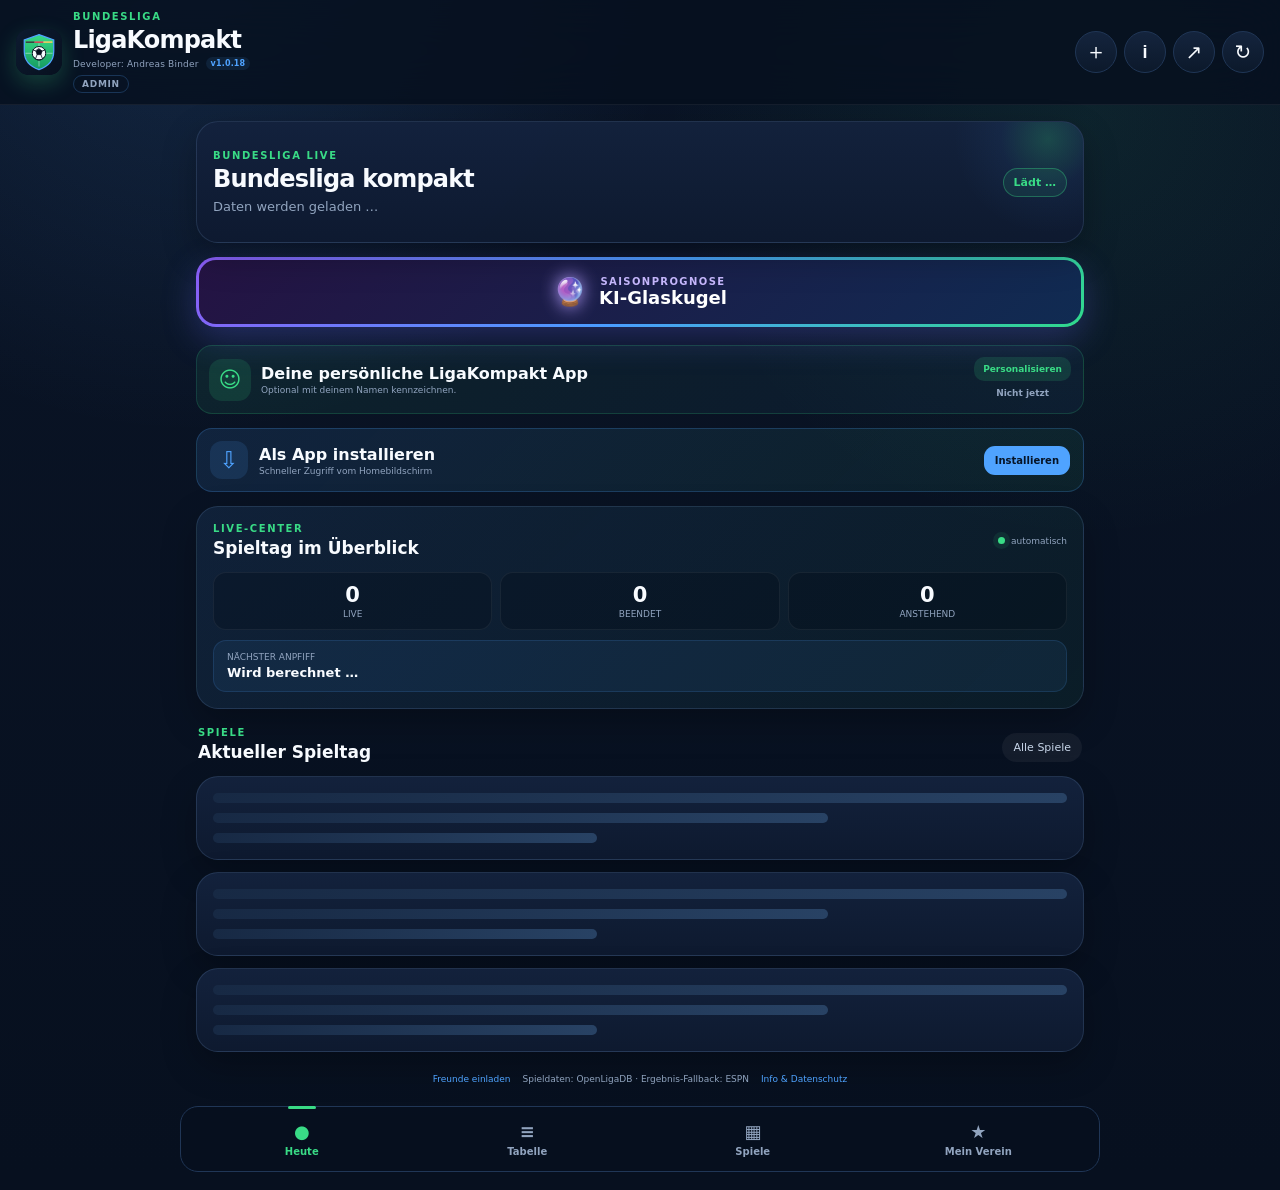
<file: index.html>
<!doctype html>
<html lang="de">
<head>
  <meta charset="utf-8">
  <meta name="viewport" content="width=device-width,initial-scale=1,viewport-fit=cover">
  <meta name="theme-color" content="#07101f">
  <meta name="apple-mobile-web-app-capable" content="yes">
  <meta name="apple-mobile-web-app-status-bar-style" content="black-translucent">
  <meta name="apple-mobile-web-app-title" content="LigaKompakt">
  <meta name="description" content="Bundesliga-Ergebnisse, Tabelle und dein Lieblingsverein auf einen Blick.">
  <title>LigaKompakt · Bundesliga Live</title>
  <link rel="manifest" href="manifest.webmanifest">
  <link rel="icon" href="icon.svg" type="image/svg+xml">
  <link rel="apple-touch-icon" href="apple-touch-icon.png">
  <link rel="stylesheet" href="styles.css?v=1.0.0-fix1">
</head>
<body>
  <div class="app-shell">
    <header class="topbar">
      <div class="brand-wrap"><img class="brand-icon" src="icon.svg" alt=""><div><div class="eyebrow">Bundesliga</div><h1>LigaKompakt</h1><div class="developer-line"><span>Developer: Andreas Binder</span><b>v1.0.18</b></div><div id="personalHeader" class="personal-header hidden"></div><a href="admin.html" aria-label="Adminbereich öffnen" style="display:inline-block;margin-top:5px;padding:3px 8px;border:1px solid rgba(79,163,255,.24);border-radius:999px;color:var(--muted);font-size:9px;font-weight:800;letter-spacing:.08em;text-decoration:none;text-transform:uppercase">Admin</a></div></div>
      <div class="topbar-actions"><a class="icon-btn invite-icon-btn" href="einladen.html" aria-label="Freunde einladen">＋</a><a class="icon-btn info-btn" href="info.html" aria-label="Info und Datenschutz">i</a><button id="shareAppBtn" class="icon-btn" aria-label="App teilen">↗</button><button id="refreshBtn" class="icon-btn" aria-label="Daten aktualisieren">↻</button></div>
    </header>
    <div id="networkBanner" class="network-banner hidden">Offline – gespeicherte Daten werden angezeigt</div>
    <main>
      <section id="today" class="view active">
        <div class="hero card hero-premium"><div><div class="eyebrow">BUNDESLIGA LIVE</div><h2 id="todayTitle">Bundesliga kompakt</h2><p id="todaySub">Daten werden geladen …</p></div><div id="liveDot" class="status">Lädt …</div></div>
        <div id="profileSuggestion" class="profile-suggestion hidden"><span class="profile-icon">☺</span><span><strong>Deine persönliche LigaKompakt App</strong><small>Optional mit deinem Namen kennzeichnen.</small></span><div><button id="openProfileSuggestion">Personalisieren</button><button id="dismissProfileSuggestion" class="suggestion-later">Nicht jetzt</button></div></div>
        <div id="installCard" class="install-card hidden"><span class="install-icon">⇩</span><span><strong>Als App installieren</strong><small>Schneller Zugriff vom Homebildschirm</small></span><button id="installAction">Installieren</button></div>
        <div id="liveCenter" class="card live-center"><div class="live-center-head"><div><div class="eyebrow">LIVE-CENTER</div><h3>Spieltag im Überblick</h3></div><span class="auto-refresh"><i></i> automatisch</span></div><div class="live-metrics"><div><strong id="liveCount">0</strong><span>Live</span></div><div><strong id="finishedCount">0</strong><span>Beendet</span></div><div><strong id="upcomingCount">0</strong><span>Anstehend</span></div></div><div id="nextKickoff" class="next-kickoff"><span>Nächster Anpfiff</span><strong>Wird berechnet …</strong></div></div>
        <div id="favoriteHero"></div>
        <div class="section-head compact"><div><div class="eyebrow">SPIELE</div><h3>Aktueller Spieltag</h3></div><button class="ghost-btn" data-goto="fixtures">Alle Spiele</button></div><div id="todayMatches" class="stack"></div>
      </section>
      <section id="table" class="view"><div class="section-head"><div><div class="eyebrow">BUNDESLIGA</div><h2>Tabelle</h2></div></div><div class="legend-row"><span><i class="dot fav"></i>Mein Verein</span><span><i class="dot cl"></i>Champions League</span><span><i class="dot rel"></i>Abstieg</span></div><div class="table-wrap card"><table><thead><tr><th>#</th><th>Verein</th><th>Sp</th><th class="wide-col">S</th><th class="wide-col">U</th><th class="wide-col">N</th><th>TF</th><th>TA</th><th>TD</th><th>Pkt</th></tr></thead><tbody id="tableBody"></tbody></table></div><div class="section-head compact"><div><div class="eyebrow">DIREKTVERGLEICH</div><h3>Verein gegen Verein</h3></div></div><div class="card compare-controls"><div><label for="compareTeamA">Verein 1</label><select id="compareTeamA"></select></div><span class="versus">VS</span><div><label for="compareTeamB">Verein 2</label><select id="compareTeamB"></select></div><button id="compareBtn" class="primary-btn">Jetzt vergleichen</button></div><div id="comparisonResult"></div>
        <section id="topscorerSection" aria-labelledby="topscorerTitle" style="margin-top:24px">
          <div class="section-head compact"><div><div class="eyebrow">SPIELERSTATISTIK · 2026/27</div><h3 id="topscorerTitle">Topscorer – Tore & Vorlagen</h3></div></div>
          <div class="table-wrap card" style="overflow-x:auto"><table style="width:100%;min-width:320px"><thead><tr><th>#</th><th>Spieler</th><th>Tore</th><th>Vorlagen</th><th>Punkte</th></tr></thead><tbody id="topscorerBody"><tr><td colspan="5">Scorerstatistik wird geladen …</td></tr></tbody></table></div>
          <p id="topscorerStatus" class="muted" style="font-size:12px;margin-top:8px">DFB-Scorerstatistik wird geladen …</p>
          <a href="https://datencenter.dfb.de/datencenter/ranglisten/bundesliga/2026-27" target="_blank" rel="noopener noreferrer" style="font-size:12px">Aktuelle Scorerstatistik beim DFB ↗</a>
        </section></section>
      <section id="fixtures" class="view"><div class="section-head"><div><div class="eyebrow">SPIELE</div><h2 id="matchdayTitle">Aktueller Spieltag</h2></div></div><div class="matchday-stepper"><button id="previousMatchday" aria-label="Vorheriger Spieltag">‹</button><select id="matchdaySelect" aria-label="Spieltag"></select><button id="nextMatchday" aria-label="Nächster Spieltag">›</button></div><div id="tipReminder" class="tip-reminder card"><span id="tipReminderIcon">◎</span><div><strong id="tipReminderTitle">Tipps werden geprüft …</strong><small id="tipReminderText">Offene Spiele werden ermittelt.</small></div><button id="showUntipped">Jetzt tippen</button></div><div id="tipOverview" class="tip-overview card"><div><strong id="tipCount">0</strong><span>Tipps</span></div><div><strong id="tipExact">0</strong><span>Volltreffer</span></div><div><strong id="tipTrend">0</strong><span>Tendenz</span></div><div><strong id="tipPoints">0</strong><span>Punkte</span></div><span class="tip-overview-actions"><button id="shareMatchdayTips" disabled>↗ Spieltagstipps teilen</button><button id="seasonTipStats">◎ Saisonbilanz</button></span></div><div class="fixture-filters"><button class="active" data-fixture-filter="all">Alle</button><button data-fixture-filter="untipped">! Noch tippen</button><button data-fixture-filter="tipped">◎ Meine Tipps</button><button data-fixture-filter="favorite">★ Mein Verein</button><button data-fixture-filter="upcoming">Anstehend</button><button data-fixture-filter="finished">Beendet</button></div><div id="fixturesList" class="stack"></div></section>
      <section id="club" class="view"><div class="section-head"><div><div class="eyebrow">FAVORIT</div><h2>Mein Verein</h2></div><button id="openProfile" class="ghost-btn">☺ Profil</button></div><div class="card favorite-card"><label for="teamSelect">Lieblingsverein</label><select id="teamSelect"></select><p class="muted">Die Auswahl wird nur auf diesem Gerät gespeichert.</p></div><div class="card appearance-card"><div><span class="appearance-icon">Aa</span><div><strong>Darstellung</strong><p class="muted">Größere Schrift für bessere Lesbarkeit auf kleinen Displays.</p></div></div><button id="textSizeToggle" class="setting-toggle" type="button" aria-pressed="false"><span></span><b>Große Schrift aus</b></button></div><div class="card install-guide-card"><div class="install-guide-copy"><span>⇩</span><div><strong>Installationshilfe</strong><p class="muted">LigaKompakt auf dem Homebildschirm installieren.</p></div></div><div class="install-guide-actions"><button id="showIosInstall" class="ghost-btn"> iPhone &amp; iPad</button><button id="showAndroidInstall" class="ghost-btn">A Android</button></div><a href="einladen.html">Ausführliche Anleitung mit QR-Code öffnen</a></div><div class="card backup-card"><div class="backup-copy"><span>⇄</span><div><strong>Datensicherung</strong><p class="muted">Name, Lieblingsverein und Tipps sichern oder auf ein anderes Gerät übertragen.</p></div></div><div class="backup-actions"><button id="exportData" class="primary-btn compact-btn">Sicherung exportieren</button><button id="importData" class="ghost-btn">Sicherung importieren</button><input id="importDataFile" class="hidden" type="file" accept="application/json,.json"></div><p id="backupStatus" class="muted"></p></div><div class="card notification-card"><div class="notification-copy"><div class="notification-icon">🔔</div><div><strong>Spielalarm</strong><p id="notificationStatus" class="muted">Benachrichtigungen sind ausgeschaltet.</p></div></div><div class="notification-actions"><button id="notificationToggle" class="primary-btn compact-btn">Einschalten</button><button id="notificationTest" class="ghost-btn" disabled>Test senden</button></div></div><div id="clubHeader"></div><div id="clubContent"></div></section>
      <p id="updatedAt" class="updated-at" aria-live="polite"></p><footer class="app-footer"><a href="einladen.html">Freunde einladen</a><span>Spieldaten: OpenLigaDB</span><a href="info.html">Info &amp; Datenschutz</a></footer>
    </main>
    <nav class="bottom-nav"><button data-view="today" class="nav active"><span class="nav-ico">●</span>Heute</button><button data-view="table" class="nav"><span class="nav-ico">≡</span>Tabelle</button><button data-view="fixtures" class="nav"><span class="nav-ico">▦</span>Spiele</button><button data-view="club" class="nav"><span class="nav-ico">★</span>Mein Verein</button></nav>
  </div>
  <div id="onboarding" class="modal hidden"><div class="modal-card"><img class="onboarding-icon" src="icon.svg" alt=""><div class="eyebrow">WILLKOMMEN</div><h2>Dein Verein. Deine App.</h2><p>Wähle deinen Lieblingsverein.</p><select id="onboardingTeam"></select><button id="saveFavorite" class="primary-btn">Los geht's</button><button id="skipFavorite" class="text-btn">Später auswählen</button></div></div>
  <div id="installHelp" class="modal hidden"><div class="modal-card install-help"><div class="install-help-icon">⇩</div><div class="eyebrow">INSTALLATION</div><h2 id="installHelpTitle">LigaKompakt installieren</h2><p id="installHelpText"></p><button id="closeInstallHelp" class="primary-btn">Verstanden</button></div></div>
  <div id="profileModal" class="modal hidden"><div class="modal-card"><div class="profile-copy"><span class="profile-icon">☺</span><div><div class="eyebrow">OPTIONAL</div><h2>App personalisieren</h2></div></div><p id="profileStatus"></p><div class="profile-form"><input id="profileName" type="text" maxlength="40" autocomplete="name" placeholder="Dein Name"><button id="saveProfile" class="primary-btn compact-btn">Speichern</button></div><button id="deleteProfile" class="text-btn compact-text hidden">Namen entfernen</button><button id="closeProfile" class="text-btn">Schließen</button></div></div>
  <div id="seasonTipModal" class="modal hidden"><div class="modal-card season-tip-modal"><div class="eyebrow">MEINE TIPPS</div><h2>Saisonbilanz</h2><p id="seasonTipStatus">Die Ergebnisse werden geladen …</p><div class="season-tip-grid"><div><strong id="seasonTips">0</strong><span>Tipps</span></div><div><strong id="seasonExact">0</strong><span>Volltreffer</span></div><div><strong id="seasonTrend">0</strong><span>Tendenz</span></div><div><strong id="seasonPoints">0</strong><span>Punkte</span></div></div><div class="season-insights"><div><small>ERFOLGSQUOTE</small><strong id="seasonRate">–</strong></div><div><small>Ø PUNKTE PRO TIPP</small><strong id="seasonAverage">–</strong></div><div><small>BESTER SPIELTAG</small><strong id="seasonBest">–</strong></div></div><p class="season-tip-rule">Wertung: 3 Punkte für das exakte Ergebnis · 1 Punkt für die richtige Tendenz.</p><button id="closeSeasonTipStats" class="primary-btn">Schließen</button></div></div>
  <template id="matchTpl"><article class="match card"><div class="match-top"><div class="match-meta"></div><div class="match-state"></div></div><div class="team-row"><div class="team home"><img alt=""><span></span></div><div class="score-wrap"><div class="score"></div><div class="kickoff"></div></div><div class="team away"><span></span><img alt=""></div></div></article></template>
  <script src="usage-tracker.js?v=9"></script>
  <script src="app.js?v=1.0.18-build45"></script>
  <script src="table-enhancement.js?v=2"></script>
  <script src="score-fallback-stable-118.js?v=40"></script>
  <script src="tips-persistence.js?v=40"></script>
  <script src="share-fix.js?v=44"></script>
  <script src="h2h-per-match.js?v=10"></script>
  <script src="crystal-ball.js?v=45"></script>
  <script src="topscorer.js?v=32"></script>
  <script src="update-manager.js?v=45"></script>
</body>
</html>
</file>
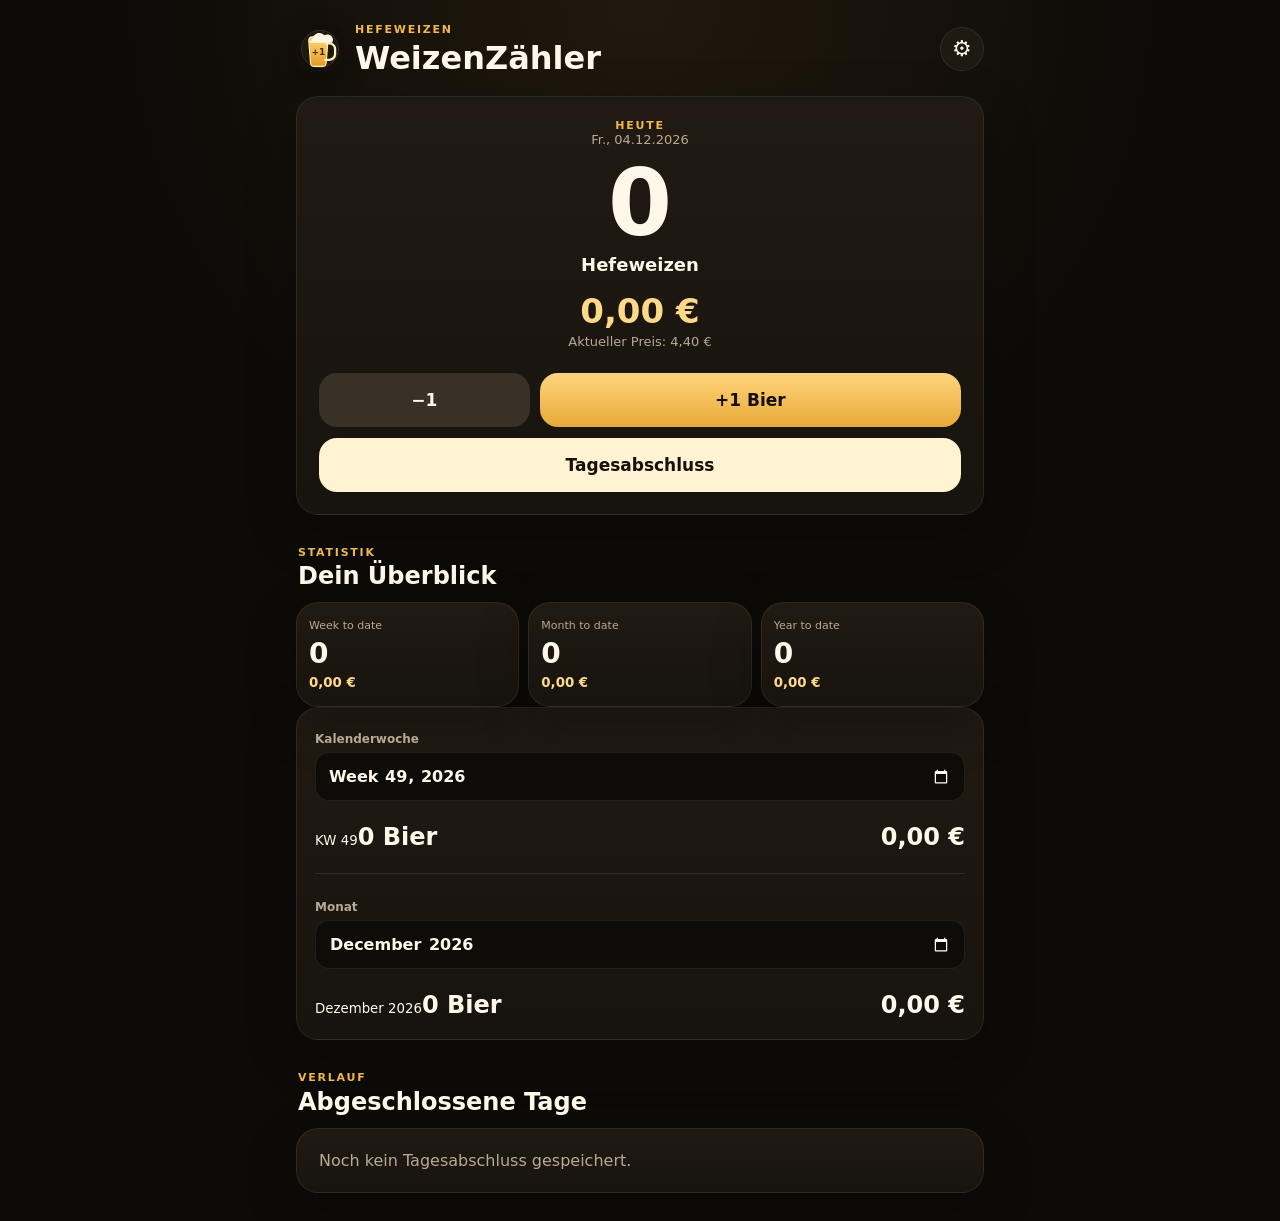
<file: weizenzaehler/index.html>
<!doctype html>
<html lang="de">
<head>
  <meta charset="utf-8">
  <meta name="viewport" content="width=device-width,initial-scale=1,viewport-fit=cover">
  <meta name="theme-color" content="#120f0a">
  <meta name="apple-mobile-web-app-capable" content="yes">
  <meta name="apple-mobile-web-app-status-bar-style" content="black-translucent">
  <meta name="apple-mobile-web-app-title" content="WeizenZähler">
  <title>WeizenZähler</title>
  <link rel="manifest" href="manifest.webmanifest">
  <link rel="icon" href="icon.svg" type="image/svg+xml">
  <link rel="apple-touch-icon" href="icon.svg">
  <link rel="stylesheet" href="styles.css?v=2">
</head>
<body>
  <main class="app">
    <header class="topbar">
      <div class="brand"><img src="icon.svg" alt=""><div><span class="eyebrow">HEFEWEIZEN</span><h1>WeizenZähler</h1></div></div>
      <button id="openSettings" class="icon-btn" aria-label="Einstellungen">⚙︎</button>
    </header>

    <section class="card today-card">
      <div class="eyebrow">HEUTE</div>
      <div id="todayDate" class="muted"></div>
      <div id="count" class="count">0</div>
      <div class="unit">Hefeweizen</div>
      <div id="runningTotal" class="money">0,00 €</div>
      <div id="currentPrice" class="muted">Aktueller Preis: 4,40 €</div>
      <div class="counter-actions"><button id="minusBtn" class="minus">−1</button><button id="plusBtn" class="plus">+1 Bier</button></div>
      <button id="closeDayBtn" class="close-day">Tagesabschluss</button>
    </section>

    <section id="lastClose" class="card hidden"></section>

    <section class="section-head"><div><span class="eyebrow">STATISTIK</span><h2>Dein Überblick</h2></div></section>
    <section class="stats-grid">
      <article class="card stat"><span>Week to date</span><strong id="wtdBeer">0</strong><small id="wtdCost">0,00 €</small></article>
      <article class="card stat"><span>Month to date</span><strong id="mtdBeer">0</strong><small id="mtdCost">0,00 €</small></article>
      <article class="card stat"><span>Year to date</span><strong id="ytdBeer">0</strong><small id="ytdCost">0,00 €</small></article>
    </section>

    <section class="card filters">
      <div><label for="weekSelect">Kalenderwoche</label><input id="weekSelect" type="week"></div>
      <div id="weekResult" class="period-result"></div><hr>
      <div><label for="monthSelect">Monat</label><input id="monthSelect" type="month"></div>
      <div id="monthResult" class="period-result"></div>
    </section>

    <section class="section-head"><div><span class="eyebrow">VERLAUF</span><h2>Abgeschlossene Tage</h2></div></section>
    <section id="history" class="card history"></section>
  </main>

  <div id="settingsModal" class="modal hidden">
    <div class="modal-card">
      <button id="closeSettings" class="modal-close">×</button>
      <div class="eyebrow">EINSTELLUNGEN</div>
      <h2>Bierpreis</h2>
      <p class="muted">Preisänderungen werden ab dem angegebenen Datum berücksichtigt. Alte Tagesabschlüsse bleiben unverändert.</p>
      <label for="priceInput">Neuer Preis pro Hefeweizen</label>
      <input id="priceInput" type="number" min="0" step="0.01" inputmode="decimal" value="4.40">
      <label for="priceFrom">Gültig ab</label>
      <input id="priceFrom" type="date">
      <button id="savePrice" class="primary">Preis speichern</button>
      <h3>Preishistorie</h3>
      <div id="priceHistory" class="price-history"></div>

      <div class="settings-divider"></div>
      <div class="eyebrow">DATENSICHERUNG</div>
      <h2>Sichern &amp; Wiederherstellen</h2>
      <p class="muted">Sichert Tagesverlauf, aktuellen Zähler und die komplette Preishistorie als JSON-Datei.</p>
      <div class="backup-actions"><button id="exportBackup" class="primary">Sicherung exportieren</button><button id="importBackup" class="secondary">Sicherung importieren</button></div>
      <input id="backupFile" class="hidden" type="file" accept="application/json,.json">
      <p id="backupStatus" class="muted backup-status"></p>
    </div>
  </div>

  <div id="confirmModal" class="modal hidden">
    <div class="modal-card small">
      <div class="eyebrow">TAGESABSCHLUSS</div>
      <h2 id="confirmTitle">Tag abschließen?</h2>
      <p id="confirmText"></p>
      <div class="confirm-actions"><button id="cancelClose">Abbrechen</button><button id="confirmClose" class="primary">Abschließen</button></div>
    </div>
  </div>

  <script src="app.js?v=2"></script>
</body>
</html>
</file>
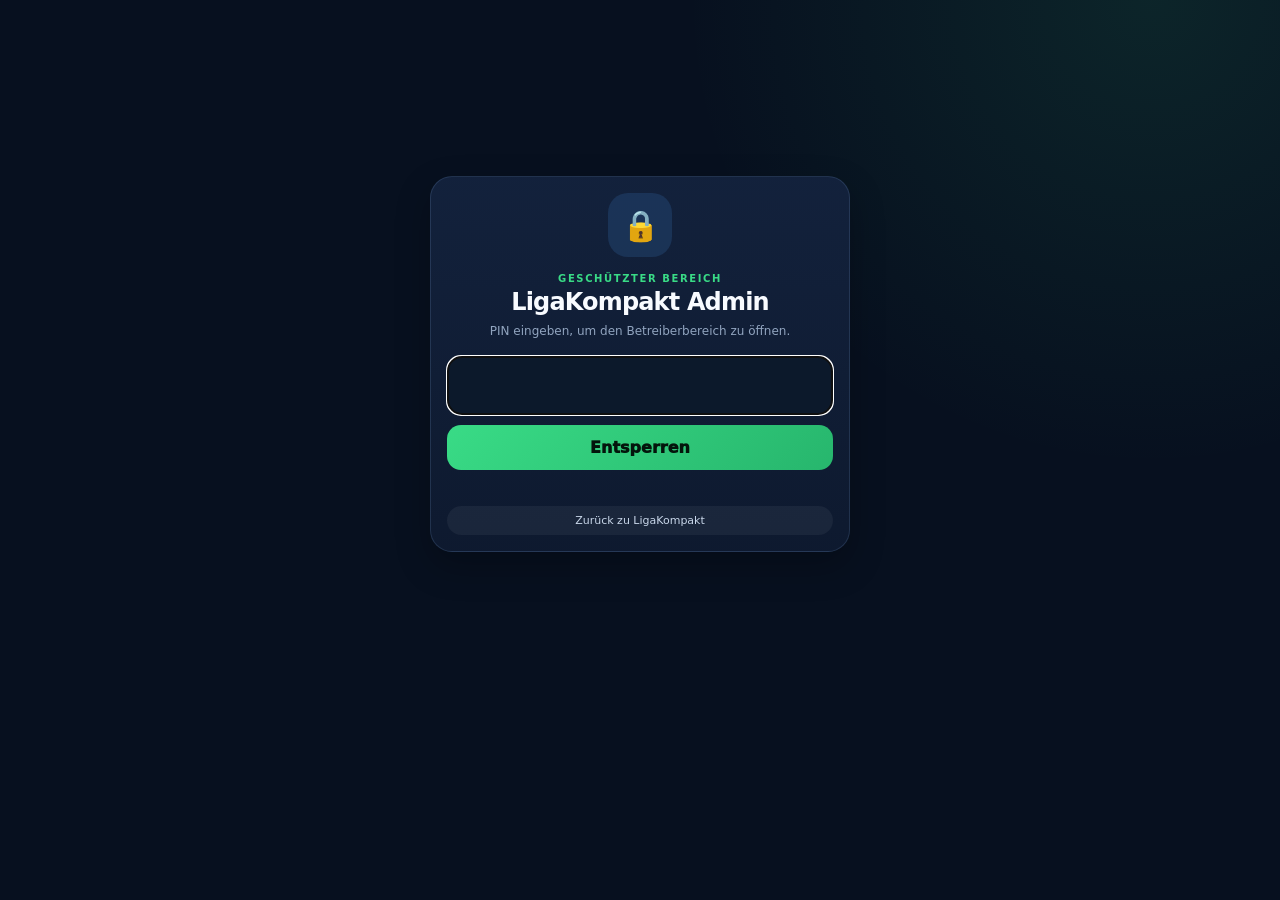
<file: admin.html>
<!doctype html>
<html lang="de">
<head>
  <meta charset="utf-8">
  <meta name="viewport" content="width=device-width,initial-scale=1,viewport-fit=cover">
  <meta name="theme-color" content="#07101f">
  <meta name="robots" content="noindex,nofollow">
  <meta name="description" content="Geschützter Betreiberbereich von LigaKompakt.">
  <title>Betreiberbereich · LigaKompakt</title>
  <link rel="icon" href="icon.svg" type="image/svg+xml">
  <link rel="apple-touch-icon" href="apple-touch-icon.png">
  <link rel="stylesheet" href="styles.css?v=1.0.0-fix1">
  <style>
    .admin-grid{display:grid;grid-template-columns:repeat(2,minmax(0,1fr));gap:12px;margin:14px 0}.admin-card{display:grid;gap:8px}.admin-card strong{font-size:24px}.admin-card small{color:var(--muted);line-height:1.4}.status-pill{display:inline-flex;align-items:center;gap:7px;width:max-content;padding:6px 10px;border-radius:99px;font-size:11px;font-weight:900;background:rgba(255,255,255,.06);color:var(--muted)}.status-pill.ok{background:rgba(57,219,134,.12);color:var(--accent)}.status-pill.bad{background:rgba(255,107,122,.12);color:var(--red)}.admin-actions{display:grid;gap:10px;margin-top:14px}.admin-actions a{text-align:center;text-decoration:none}.admin-features{margin-top:14px}.admin-feature-list{display:grid;gap:10px;margin-top:14px}.admin-feature-list a,.admin-feature-list button{display:flex;align-items:center;gap:12px;width:100%;text-align:left;text-decoration:none}.admin-feature-list span:first-child{display:grid;place-items:center;width:42px;height:42px;flex:0 0 42px;border-radius:13px;background:rgba(79,163,255,.14);font-size:21px}.admin-feature-list strong{display:block}.admin-feature-list small{display:block;margin-top:3px;color:var(--muted)}.wide{grid-column:1/-1}.source-row{display:flex;align-items:center;justify-content:space-between;gap:12px}.source-row b{font-size:13px}.source-row span{color:var(--muted);font-size:11px}.metric{font-size:34px!important;color:var(--accent)}
    #adminContent{display:none}.pin-gate{min-height:72vh;display:grid;place-items:center}.pin-card{width:min(100%,420px);text-align:center}.pin-icon{display:grid;place-items:center;width:64px;height:64px;margin:0 auto 16px;border-radius:20px;background:rgba(79,163,255,.14);font-size:30px}.pin-form{display:grid;gap:10px;margin-top:18px}.pin-form input{width:100%;text-align:center;font-size:26px;letter-spacing:.25em;border:1px solid var(--line);border-radius:14px;padding:13px;background:#0c192b;color:var(--text)}.pin-error{min-height:18px;color:var(--red);font-size:12px}.lock-btn{margin-top:4px}
    @media(max-width:520px){.admin-grid{grid-template-columns:1fr}.wide{grid-column:auto}}
  </style>
</head>
<body class="legal-page">
  <main class="legal-wrap">
    <section id="pinGate" class="pin-gate">
      <div class="card pin-card">
        <div class="pin-icon">🔒</div>
        <div class="eyebrow">GESCHÜTZTER BEREICH</div>
        <h1>LigaKompakt Admin</h1>
        <p class="muted" style="margin-top:8px">PIN eingeben, um den Betreiberbereich zu öffnen.</p>
        <form id="pinForm" class="pin-form">
          <input id="pinInput" type="password" inputmode="numeric" pattern="[0-9]*" maxlength="4" autocomplete="off" aria-label="Admin PIN">
          <button class="primary-btn" type="submit">Entsperren</button>
          <div id="pinError" class="pin-error"></div>
        </form>
        <a class="ghost-btn" href="index.html" style="display:block;text-decoration:none;margin-top:8px">Zurück zu LigaKompakt</a>
      </div>
    </section>

    <div id="adminContent">
      <a class="legal-back app-home-button" href="index.html" data-app-home>Zurück zu LigaKompakt</a>
      <header class="card legal-hero">
        <div class="eyebrow">BETREIBER</div>
        <h1>LigaKompakt Admin</h1>
        <p class="muted">Technischer Überblick für Andreas Binder</p>
      </header>
      <section class="admin-grid">
        <div class="card admin-card"><div class="eyebrow">VERSION</div><strong id="version">–</strong><small id="versionMeta">Versionsdaten werden geladen …</small></div>
        <div class="card admin-card"><div class="eyebrow">APP-STATUS</div><span id="appStatus" class="status-pill">● Prüfe …</span><small id="appStatusText">GitHub Pages und zentrale App-Dateien werden geprüft.</small></div>
        <div class="card admin-card"><div class="eyebrow">OPENLIGADB</div><span id="apiStatus" class="status-pill">● Prüfe …</span><small id="apiStatusText">Sportdaten-API wird getestet.</small></div>
        <div class="card admin-card"><div class="eyebrow">LETZTER DATENCHECK</div><strong id="lastCheck">–</strong><small>Letzter erfolgreicher Live-Test dieser Admin-Seite.</small></div>
        <div class="card admin-card"><div class="eyebrow">GEZÄHLTE GERÄTE</div><strong id="devices" class="metric">–</strong><small>Anonymer Näherungswert für bisherige Nutzer.</small></div>
        <div class="card admin-card"><div class="eyebrow">APP-AUFRUFE</div><strong id="opens" class="metric">–</strong><small>Seit Aktivierung der Nutzungsstatistik.</small></div>
        <div class="card admin-card wide"><div class="eyebrow">DATENQUELLEN</div><div class="source-row"><b>Spieldaten</b><span>OpenLigaDB · Bundesliga 2026/27</span></div><div class="source-row"><b>Hosting</b><span>GitHub Pages · main</span></div><div class="source-row"><b>Reichweite</b><span>CountAPI · anonym</span></div><div class="source-row"><b>PWA</b><span>Service Worker + Web Manifest</span></div></div>
      </section>
      <section class="card admin-features">
        <div class="eyebrow">ADMIN-FUNKTIONEN</div>
        <h2>Verwaltung</h2>
        <p class="muted">Nur nach erfolgreicher PIN-Eingabe sichtbar.</p>
        <div class="admin-feature-list">
          <a id="openOperatorStats" class="ghost-btn" href="statistik.html"><span>📊</span><span><strong>Nutzungsstatistik</strong><small>Geräte, App-Aufrufe und 30-Tage-Verlauf</small></span></a>
          <button id="refreshAdmin" class="ghost-btn" type="button"><span>🔄</span><span><strong>Systemstatus aktualisieren</strong><small>App, OpenLigaDB und Zähler erneut prüfen</small></span></button>
          <button id="lockAdmin" class="ghost-btn lock-btn" type="button"><span>🔒</span><span><strong>Betreiberbereich sperren</strong><small>PIN wird beim nächsten Öffnen erneut verlangt</small></span></button>
        </div>
      </section>
      <p id="status" class="muted" style="text-align:center;margin:12px 0">Status wird geladen …</p>
    </div>
  </main>
  <script>
    const PIN_HASH="c7c63acc2b79f8ae36746930b4ebfdef3aca62b8f7665682145ac26732be1137";
    const PIN_FAILURES_KEY="ligakompakt.adminPinFailures",PIN_LOCK_KEY="ligakompakt.adminPinLockUntil",PIN_LOCK_MS=10*60*1000;
    const COUNTER_BASE="https://countapi.mileshilliard.com/api/v1/get/ligakompakt_andreas_binder_2026_v2_";
    let unlocked=false,pinLockTimer=null;
    async function sha256(text){const data=new TextEncoder().encode(text);const hash=await crypto.subtle.digest("SHA-256",data);return [...new Uint8Array(hash)].map(b=>b.toString(16).padStart(2,"0")).join("")}
    function pinElements(){const form=document.getElementById("pinForm");return{input:document.getElementById("pinInput"),button:form.querySelector('button[type="submit"]'),error:document.getElementById("pinError")}}
    function pinLockRemaining(){return Math.max(0,Number(localStorage.getItem(PIN_LOCK_KEY)||0)-Date.now())}
    function formatRemaining(ms){const total=Math.max(1,Math.ceil(ms/1000)),minutes=Math.floor(total/60),seconds=total%60;return `${String(minutes).padStart(2,"0")}:${String(seconds).padStart(2,"0")}`}
    function updatePinLock(){clearTimeout(pinLockTimer);const elements=pinElements(),remaining=pinLockRemaining(),locked=remaining>0;elements.input.disabled=locked;elements.button.disabled=locked;if(locked){elements.error.textContent=`Zu viele falsche Versuche. Erneut möglich in ${formatRemaining(remaining)}.`;pinLockTimer=setTimeout(updatePinLock,1000)}else{localStorage.removeItem(PIN_LOCK_KEY);if(elements.error.textContent.startsWith("Zu viele falsche"))elements.error.textContent=""}return locked}
    function clearPinFailures(){localStorage.removeItem(PIN_FAILURES_KEY);localStorage.removeItem(PIN_LOCK_KEY);clearTimeout(pinLockTimer)}
    function registerPinFailure(){const attempts=Number(localStorage.getItem(PIN_FAILURES_KEY)||0)+1;localStorage.setItem(PIN_FAILURES_KEY,String(attempts));const elements=pinElements();if(attempts>=3){localStorage.setItem(PIN_LOCK_KEY,String(Date.now()+PIN_LOCK_MS));elements.input.value="";updatePinLock()}else{const left=3-attempts;elements.error.textContent=`PIN nicht korrekt. Noch ${left} ${left===1?"Versuch":"Versuche"} bis zur 10-Minuten-Sperre.`;elements.input.value="";elements.input.focus()}}
    function lock(){unlocked=false;document.getElementById("adminContent").style.display="none";document.getElementById("pinGate").style.display="grid";document.getElementById("pinInput").value="";setTimeout(()=>{if(!updatePinLock())document.getElementById("pinInput").focus()},50)}
    async function unlock(pin){if(await sha256(pin)!==PIN_HASH)return false;unlocked=true;document.getElementById("pinGate").style.display="none";document.getElementById("adminContent").style.display="block";loadAdmin();return true}
    document.getElementById("pinForm").addEventListener("submit",async e=>{e.preventDefault();if(updatePinLock())return;const ok=await unlock(document.getElementById("pinInput").value);if(ok){clearPinFailures();document.getElementById("pinError").textContent=""}else registerPinFailure()});
    document.getElementById("lockAdmin").addEventListener("click",lock);
    document.getElementById("openOperatorStats").addEventListener("click",event=>{if(!unlocked){event.preventDefault();return}sessionStorage.setItem("ligakompakt.operatorStatsTicket",String(Date.now()))});
    window.addEventListener("pageshow",e=>{if(e.persisted)lock()});
    document.addEventListener("visibilitychange",()=>{if(document.hidden&&unlocked)setTimeout(()=>{if(document.hidden)lock()},1500)});
    const valueOf=data=>{if(typeof data==="number")return data;if(!data||typeof data!=="object")return null;for(const key of ["count","value","data"]){const v=data[key];if(typeof v==="number")return v;if(v&&typeof v==="object")for(const n of ["count","value"]){if(typeof v[n]==="number")return v[n]}}return null};
    async function getJson(url,opts={}){const r=await fetch(url,{cache:"no-store",...opts});if(r.status===404)return {value:0};if(!r.ok)throw new Error(`HTTP ${r.status}`);return r.json()}
    async function checkHead(url){const r=await fetch(url,{cache:"no-store"});if(!r.ok)throw new Error(`HTTP ${r.status}`);return true}
    function pill(id,ok,text){const el=document.getElementById(id);el.className=`status-pill ${ok?"ok":"bad"}`;el.textContent=`● ${text}`}
    async function loadAdmin(){if(!unlocked)return;const status=document.getElementById("status");status.textContent="Status wird geprüft …";let allOk=true;try{const v=await getJson(`version.json?t=${Date.now()}`);document.getElementById("version").textContent=`v${v.version||"–"}`;document.getElementById("versionMeta").textContent=`${v.status||""} · veröffentlicht ${v.released||"–"}`}catch{document.getElementById("versionMeta").textContent="Versionsdatei nicht erreichbar";allOk=false}try{await Promise.all([checkHead(`index.html?t=${Date.now()}`),checkHead(`app.js?t=${Date.now()}`),checkHead(`manifest.webmanifest?t=${Date.now()}`)]);pill("appStatus",true,"ONLINE");document.getElementById("appStatusText").textContent="Startseite, App-Code und Manifest sind erreichbar."}catch{pill("appStatus",false,"FEHLER");document.getElementById("appStatusText").textContent="Mindestens eine zentrale App-Datei ist nicht erreichbar.";allOk=false}try{const data=await getJson("https://api.openligadb.de/getmatchdata/bl1/2026/1",{mode:"cors"});if(!Array.isArray(data))throw new Error("invalid");pill("apiStatus",true,"ERREICHBAR");document.getElementById("apiStatusText").textContent=`OpenLigaDB antwortet · ${data.length} Spiele im Testabruf.`;document.getElementById("lastCheck").textContent=new Date().toLocaleTimeString("de-DE",{hour:"2-digit",minute:"2-digit",second:"2-digit"})}catch{pill("apiStatus",false,"NICHT ERREICHBAR");document.getElementById("apiStatusText").textContent="OpenLigaDB konnte gerade nicht erfolgreich abgefragt werden.";allOk=false}try{const [d,o]=await Promise.all([getJson(`${COUNTER_BASE}unique_devices`,{mode:"cors"}),getJson(`${COUNTER_BASE}app_opens`,{mode:"cors"})]);document.getElementById("devices").textContent=valueOf(d)??"0";document.getElementById("opens").textContent=valueOf(o)??"0"}catch{document.getElementById("devices").textContent="–";document.getElementById("opens").textContent="–"}status.textContent=allOk?`Alles betriebsbereit · geprüft ${new Date().toLocaleString("de-DE")}`:`Mindestens ein Dienst meldet ein Problem · geprüft ${new Date().toLocaleString("de-DE")}`}
    document.getElementById("refreshAdmin").addEventListener("click",loadAdmin);
    document.querySelectorAll("[data-app-home]").forEach(link=>link.addEventListener("click",event=>{event.preventDefault();lock();location.replace(`index.html?t=${Date.now()}`)}));
    lock();
  </script>
</body>
</html>
</file>
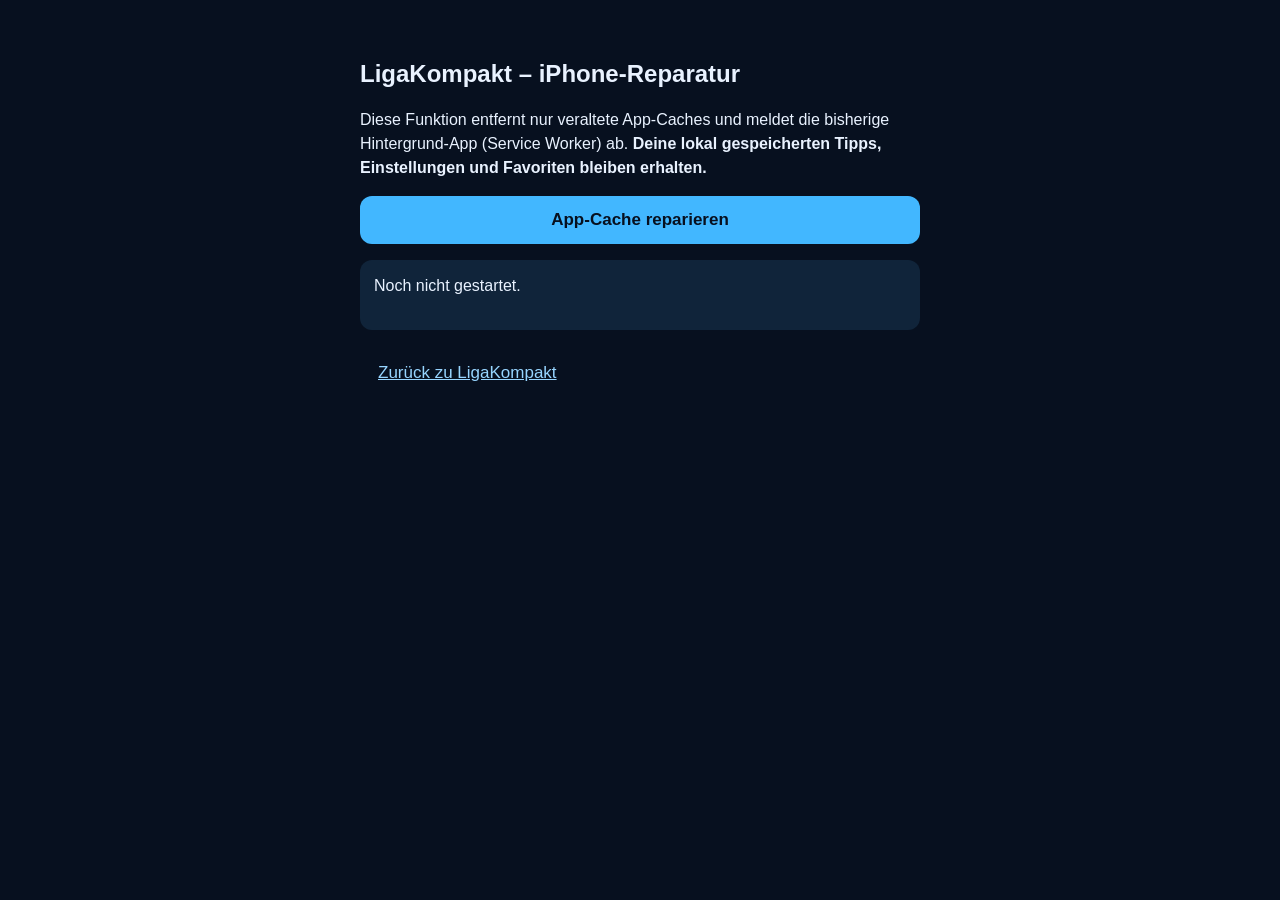
<file: cache-reparatur.html>
<!doctype html>
<html lang="de"><head><meta charset="utf-8"><meta name="viewport" content="width=device-width, initial-scale=1, viewport-fit=cover"><meta name="theme-color" content="#07101f"><title>LigaKompakt – Cache-Reparatur</title>
<style>body{font-family:-apple-system,BlinkMacSystemFont,Arial,sans-serif;background:#07101f;color:#e9f2ff;line-height:1.5;padding:24px;margin:0}main{max-width:560px;margin:32px auto}h1{font-size:24px}button,a{font-size:17px;border-radius:12px;padding:14px 18px;display:block;margin-top:16px}button{border:0;background:#42b7ff;color:#07101f;font-weight:700;width:100%}a{color:#97d5ff}#status{white-space:pre-wrap;min-height:42px;background:#10243a;border-radius:12px;padding:14px}</style></head>
<body><main><h1>LigaKompakt – iPhone-Reparatur</h1><p>Diese Funktion entfernt nur veraltete App-Caches und meldet die bisherige Hintergrund-App (Service Worker) ab. <strong>Deine lokal gespeicherten Tipps, Einstellungen und Favoriten bleiben erhalten.</strong></p>
<button id="repair" type="button">App-Cache reparieren</button><p id="status" role="status">Noch nicht gestartet.</p><a href="./">Zurück zu LigaKompakt</a>
<script>
document.getElementById("repair").addEventListener("click",async()=>{
 const btn=document.getElementById("repair"),st=document.getElementById("status");btn.disabled=true;st.textContent="Cache wird überprüft …";
 try{
   let count=0;
   if("serviceWorker" in navigator){const registrations=await navigator.serviceWorker.getRegistrations();for(const reg of registrations){if(reg.scope.startsWith(new URL("./",location.href).href)){if(await reg.unregister())count++}}}
   let cachesDeleted=0;
   if("caches" in window){for(const key of await caches.keys()){if(key.startsWith("ligakompakt-")){if(await caches.delete(key))cachesDeleted++}}}
   st.textContent="Fertig: "+count+" Hintergrund-App(s) abgemeldet, "+cachesDeleted+" Cache(s) entfernt. Deine Tipps und Einstellungen wurden nicht gelöscht. Öffne LigaKompakt jetzt neu.";
   const a=document.createElement("a");a.href="./?cache-repair="+Date.now();a.textContent="LigaKompakt neu öffnen";st.appendChild(document.createElement("br"));st.appendChild(a);
 }catch(err){st.textContent="Reparatur nicht vollständig: "+String(err.message||err)+". Bitte Seite neu laden und erneut versuchen."}finally{btn.disabled=false}
});
</script></main></body></html>
</file>
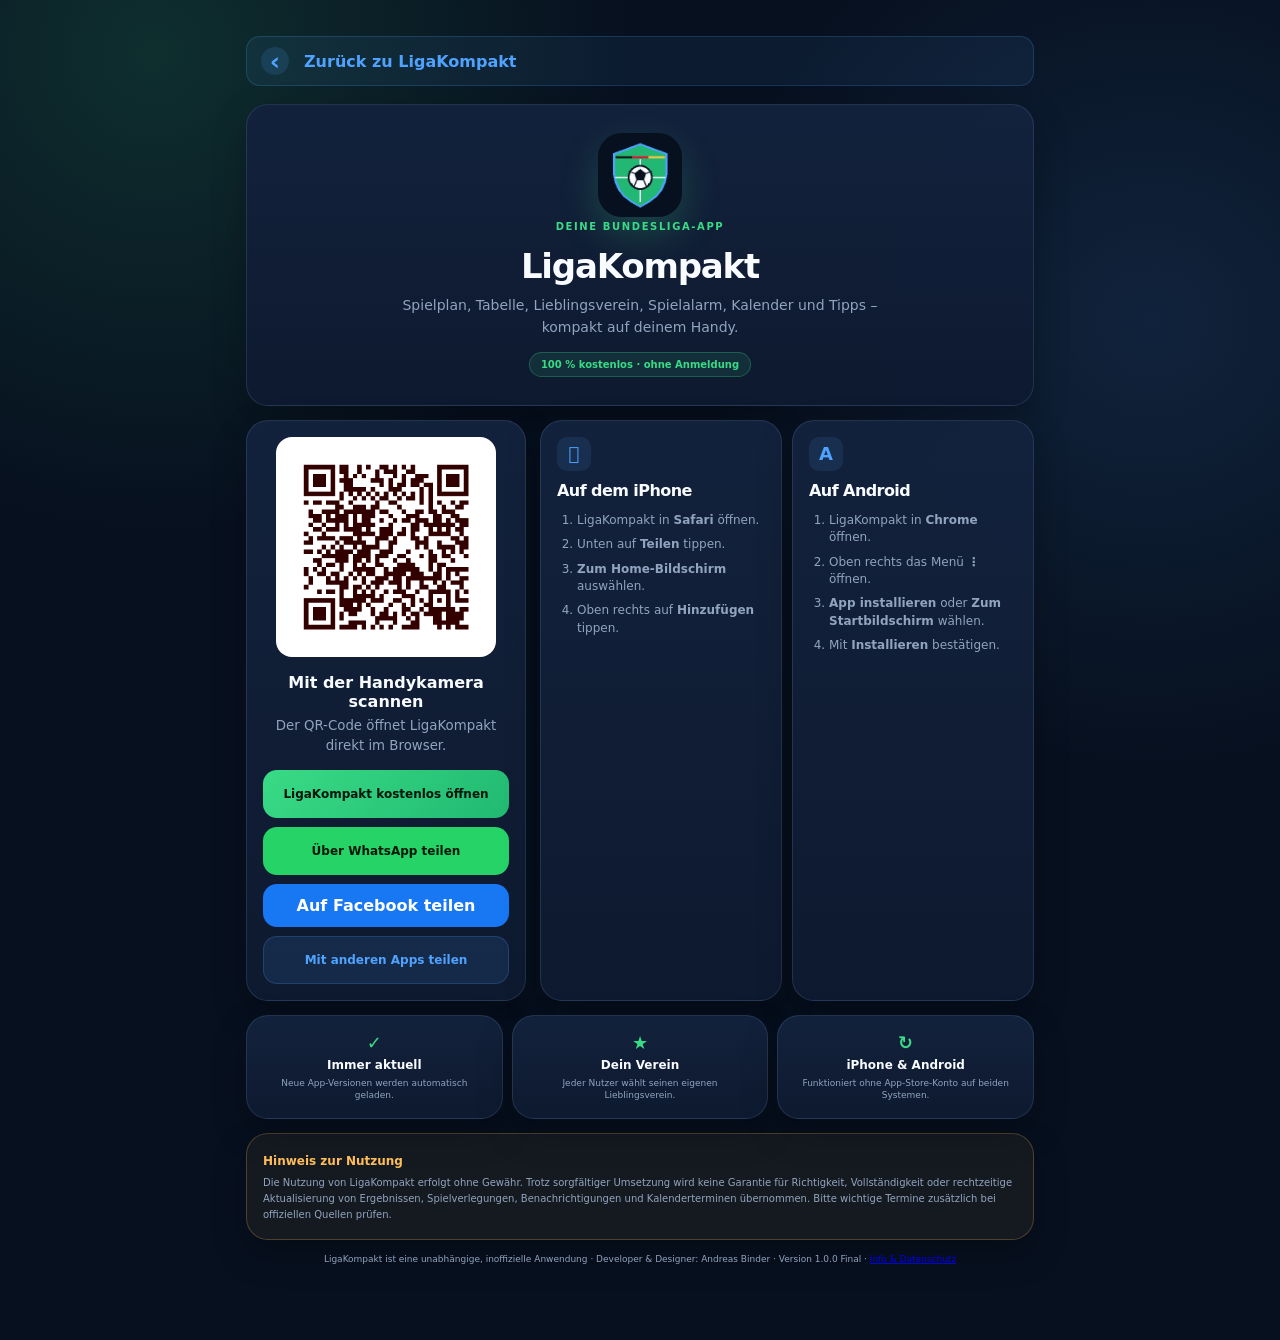
<file: einladen.html>
<!doctype html>
<html lang="de">
<head>
  <meta charset="utf-8">
  <meta name="viewport" content="width=device-width,initial-scale=1,viewport-fit=cover">
  <meta name="theme-color" content="#07101f">
  <meta name="description" content="LigaKompakt kostenlos öffnen und auf iPhone oder Android installieren.">
  <meta property="og:type" content="website">
  <meta property="og:locale" content="de_DE">
  <meta property="og:site_name" content="LigaKompakt">
  <meta property="og:title" content="LigaKompakt · 100 % kostenlos">
  <meta property="og:description" content="Bundesliga live, Tabelle, Spielplan, Tipps und Statistiken – kompakt in einer kostenlosen App.">
  <meta property="og:url" content="https://catbinderson.github.io/Bundesliga-Kompakt/teilen.html?v=6">
  <meta property="og:image" content="https://catbinderson.github.io/Bundesliga-Kompakt/facebook-preview-v6.jpg">
  <meta property="og:image:secure_url" content="https://catbinderson.github.io/Bundesliga-Kompakt/facebook-preview-v6.jpg">
  <meta property="og:image:type" content="image/jpeg">
  <meta property="og:image:width" content="1200">
  <meta property="og:image:height" content="630">
  <meta property="og:image:alt" content="LigaKompakt – 100 Prozent kostenlos">
  <meta name="twitter:card" content="summary_large_image">
  <meta name="twitter:title" content="LigaKompakt · 100 % kostenlos">
  <meta name="twitter:description" content="Bundesliga live, Tabelle, Spielplan, Tipps und Statistiken – kompakt in einer kostenlosen App.">
  <meta name="twitter:image" content="https://catbinderson.github.io/Bundesliga-Kompakt/facebook-preview-v6.jpg">
  <title>LigaKompakt kostenlos installieren</title>
  <link rel="icon" href="icon.svg" type="image/svg+xml">
  <link rel="apple-touch-icon" href="apple-touch-icon.png">
  <link rel="stylesheet" href="styles.css?v=1.0.0-fix1">
</head>
<body class="invite-page">
  <main class="invite-wrap">
    <a class="legal-back app-home-button" href="index.html" data-app-home>Zurück zu LigaKompakt</a>
    <section class="card invite-hero">
      <img class="invite-logo" src="icon-192.png" alt="LigaKompakt App-Symbol">
      <div class="eyebrow">DEINE BUNDESLIGA-APP</div>
      <h1>LigaKompakt</h1>
      <p class="invite-lead">Spielplan, Tabelle, Lieblingsverein, Spielalarm, Kalender und Tipps – kompakt auf deinem Handy.</p>
      <span class="invite-free">100 % kostenlos · ohne Anmeldung</span>
    </section>

    <div class="invite-main">
      <section class="card qr-card">
        <img src="qr-ligakompakt.png" alt="QR-Code zum Öffnen von LigaKompakt">
        <strong>Mit der Handykamera scannen</strong>
        <small>Der QR-Code öffnet LigaKompakt direkt im Browser.</small>
        <div class="invite-actions">
          <a class="invite-cta" href="index.html" data-app-home>LigaKompakt kostenlos öffnen</a>
          <a class="whatsapp-btn" href="https://wa.me/?text=LigaKompakt%20ist%20kostenlos%20%E2%9A%BD%20https%3A%2F%2Fcatbinderson.github.io%2FBundesliga-Kompakt%2Fteilen.html%3Fv%3D6" target="_blank" rel="noopener">Über WhatsApp teilen</a>
          <a href="https://www.facebook.com/sharer/sharer.php?u=https%3A%2F%2Fcatbinderson.github.io%2FBundesliga-Kompakt%2Fteilen.html%3Fv%3D6" target="_blank" rel="noopener" style="display:block;width:100%;box-sizing:border-box;text-align:center;text-decoration:none;background:#1877f2;color:#fff;border-radius:14px;padding:12px 14px;font-weight:800">Auf Facebook teilen</a>
          <button id="shareInvite" class="share-native" type="button">Mit anderen Apps teilen</button>
        </div>
      </section>

      <div class="install-guides">
        <section class="card install-guide">
          <span class="platform-mark"></span>
          <h2>Auf dem iPhone</h2>
          <ol>
            <li>LigaKompakt in <strong>Safari</strong> öffnen.</li>
            <li>Unten auf <strong>Teilen</strong> tippen.</li>
            <li><strong>Zum Home-Bildschirm</strong> auswählen.</li>
            <li>Oben rechts auf <strong>Hinzufügen</strong> tippen.</li>
          </ol>
        </section>
        <section class="card install-guide">
          <span class="platform-mark">A</span>
          <h2>Auf Android</h2>
          <ol>
            <li>LigaKompakt in <strong>Chrome</strong> öffnen.</li>
            <li>Oben rechts das Menü <strong>⋮</strong> öffnen.</li>
            <li><strong>App installieren</strong> oder <strong>Zum Startbildschirm</strong> wählen.</li>
            <li>Mit <strong>Installieren</strong> bestätigen.</li>
          </ol>
        </section>
      </div>
    </div>

    <section class="invite-benefits">
      <div class="card"><b>✓</b><strong>Immer aktuell</strong><small>Neue App-Versionen werden automatisch geladen.</small></div>
      <div class="card"><b>★</b><strong>Dein Verein</strong><small>Jeder Nutzer wählt seinen eigenen Lieblingsverein.</small></div>
      <div class="card"><b>↻</b><strong>iPhone &amp; Android</strong><small>Funktioniert ohne App-Store-Konto auf beiden Systemen.</small></div>
    </section>
    <aside class="card invite-disclaimer"><strong>Hinweis zur Nutzung</strong><p>Die Nutzung von LigaKompakt erfolgt ohne Gewähr. Trotz sorgfältiger Umsetzung wird keine Garantie für Richtigkeit, Vollständigkeit oder rechtzeitige Aktualisierung von Ergebnissen, Spielverlegungen, Benachrichtigungen und Kalenderterminen übernommen. Bitte wichtige Termine zusätzlich bei offiziellen Quellen prüfen.</p></aside>
    <p class="invite-note">LigaKompakt ist eine unabhängige, inoffizielle Anwendung · Developer &amp; Designer: Andreas Binder · Version 1.0.0 Final · <a href="info.html">Info &amp; Datenschutz</a></p>
  </main>
  <script>
    const SHARE_URL="https://catbinderson.github.io/Bundesliga-Kompakt/teilen.html?v=6";
    document.querySelectorAll("[data-app-home]").forEach(link=>link.addEventListener("click",event=>{event.preventDefault();location.replace(`index.html?t=${Date.now()}`)}));
    document.getElementById("shareInvite").addEventListener("click",async event=>{const data={title:"LigaKompakt",text:"LigaKompakt ist kostenlos ⚽ Bundesliga live, Tabelle, Spieltermine, Tipps und dein Lieblingsverein.",url:SHARE_URL};try{if(navigator.share){await navigator.share(data)}else{await navigator.clipboard.writeText(`${data.text}\n${data.url}`);event.currentTarget.textContent="Link kopiert ✓"}}catch(error){if(error.name!=="AbortError")location.href=`mailto:?subject=${encodeURIComponent(data.title)}&body=${encodeURIComponent(`${data.text}\n${data.url}`)}`)}});
  </script>
</body>
</html>
</file>
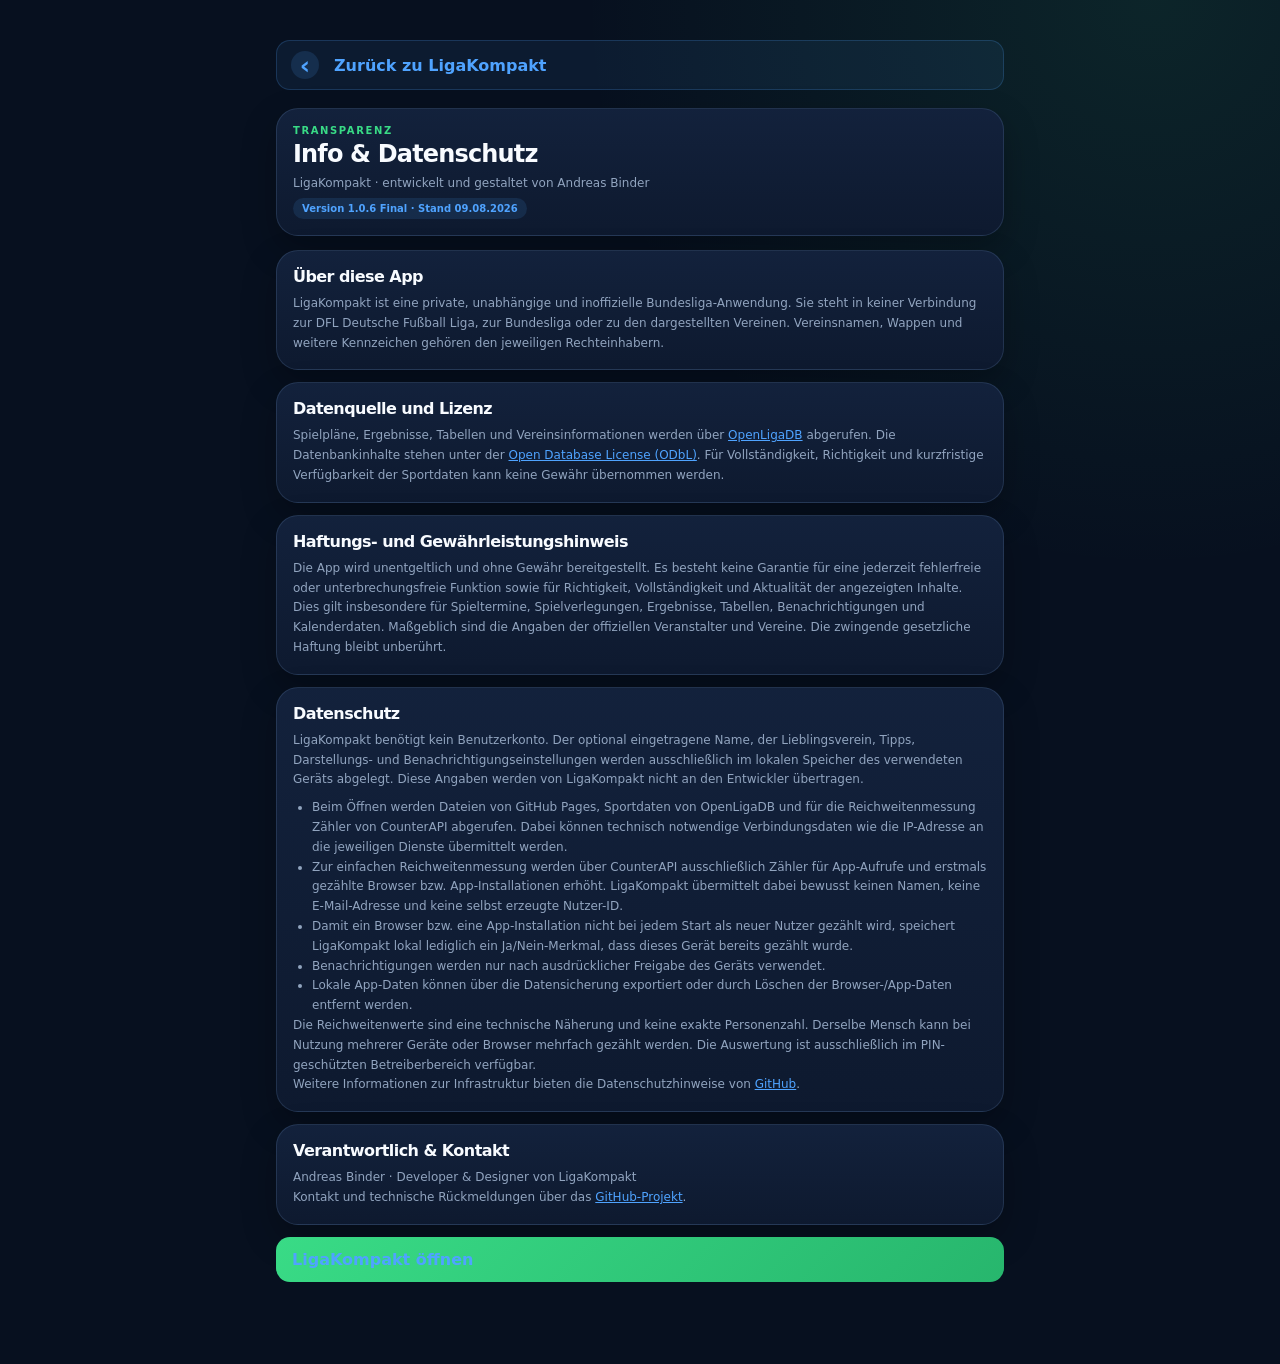
<file: info.html>
<!doctype html>
<html lang="de">
<head>
  <meta charset="utf-8">
  <meta name="viewport" content="width=device-width,initial-scale=1,viewport-fit=cover">
  <meta name="theme-color" content="#07101f">
  <meta name="description" content="Informationen, Datenschutz und Datenquellen von LigaKompakt.">
  <title>Info & Datenschutz · LigaKompakt</title>
  <link rel="icon" href="icon.svg" type="image/svg+xml">
  <link rel="apple-touch-icon" href="apple-touch-icon.png">
  <link rel="stylesheet" href="styles.css?v=1.0.0-fix1">
</head>
<body class="legal-page">
  <main class="legal-wrap">
    <a class="legal-back app-home-button" href="index.html" data-app-home>Zurück zu LigaKompakt</a>
    <header class="card legal-hero">
      <div class="eyebrow">TRANSPARENZ</div>
      <h1>Info &amp; Datenschutz</h1>
      <p class="muted">LigaKompakt · entwickelt und gestaltet von Andreas Binder</p>
      <span class="legal-version">Version 1.0.6 Final · Stand 09.08.2026</span>
    </header>

    <section class="card legal-section">
      <h2>Über diese App</h2>
      <p>LigaKompakt ist eine private, unabhängige und inoffizielle Bundesliga-Anwendung. Sie steht in keiner Verbindung zur DFL Deutsche Fußball Liga, zur Bundesliga oder zu den dargestellten Vereinen. Vereinsnamen, Wappen und weitere Kennzeichen gehören den jeweiligen Rechteinhabern.</p>
    </section>

    <section class="card legal-section">
      <h2>Datenquelle und Lizenz</h2>
      <p>Spielpläne, Ergebnisse, Tabellen und Vereinsinformationen werden über <a href="https://www.openligadb.de/" target="_blank" rel="noopener">OpenLigaDB</a> abgerufen. Die Datenbankinhalte stehen unter der <a href="https://opendatacommons.org/licenses/odbl/" target="_blank" rel="noopener">Open Database License (ODbL)</a>. Für Vollständigkeit, Richtigkeit und kurzfristige Verfügbarkeit der Sportdaten kann keine Gewähr übernommen werden.</p>
    </section>

    <section class="card legal-section">
      <h2>Haftungs- und Gewährleistungshinweis</h2>
      <p>Die App wird unentgeltlich und ohne Gewähr bereitgestellt. Es besteht keine Garantie für eine jederzeit fehlerfreie oder unterbrechungsfreie Funktion sowie für Richtigkeit, Vollständigkeit und Aktualität der angezeigten Inhalte. Dies gilt insbesondere für Spieltermine, Spielverlegungen, Ergebnisse, Tabellen, Benachrichtigungen und Kalenderdaten. Maßgeblich sind die Angaben der offiziellen Veranstalter und Vereine. Die zwingende gesetzliche Haftung bleibt unberührt.</p>
    </section>

    <section class="card legal-section">
      <h2>Datenschutz</h2>
      <p>LigaKompakt benötigt kein Benutzerkonto. Der optional eingetragene Name, der Lieblingsverein, Tipps, Darstellungs- und Benachrichtigungseinstellungen werden ausschließlich im lokalen Speicher des verwendeten Geräts abgelegt. Diese Angaben werden von LigaKompakt nicht an den Entwickler übertragen.</p>
      <ul>
        <li>Beim Öffnen werden Dateien von GitHub Pages, Sportdaten von OpenLigaDB und für die Reichweitenmessung Zähler von CounterAPI abgerufen. Dabei können technisch notwendige Verbindungsdaten wie die IP-Adresse an die jeweiligen Dienste übermittelt werden.</li>
        <li>Zur einfachen Reichweitenmessung werden über CounterAPI ausschließlich Zähler für App-Aufrufe und erstmals gezählte Browser bzw. App-Installationen erhöht. LigaKompakt übermittelt dabei bewusst keinen Namen, keine E-Mail-Adresse und keine selbst erzeugte Nutzer-ID.</li>
        <li>Damit ein Browser bzw. eine App-Installation nicht bei jedem Start als neuer Nutzer gezählt wird, speichert LigaKompakt lokal lediglich ein Ja/Nein-Merkmal, dass dieses Gerät bereits gezählt wurde.</li>
        <li>Benachrichtigungen werden nur nach ausdrücklicher Freigabe des Geräts verwendet.</li>
        <li>Lokale App-Daten können über die Datensicherung exportiert oder durch Löschen der Browser-/App-Daten entfernt werden.</li>
      </ul>
      <p>Die Reichweitenwerte sind eine technische Näherung und keine exakte Personenzahl. Derselbe Mensch kann bei Nutzung mehrerer Geräte oder Browser mehrfach gezählt werden. Die Auswertung ist ausschließlich im PIN-geschützten Betreiberbereich verfügbar.</p>
      <p>Weitere Informationen zur Infrastruktur bieten die Datenschutzhinweise von <a href="https://docs.github.com/de/site-policy/privacy-policies/github-general-privacy-statement" target="_blank" rel="noopener">GitHub</a>.</p>
    </section>

    <section class="card legal-section">
      <h2>Verantwortlich &amp; Kontakt</h2>
      <p>Andreas Binder · Developer &amp; Designer von LigaKompakt<br>Kontakt und technische Rückmeldungen über das <a href="https://github.com/catbinderson/Bundesliga-Kompakt/issues" target="_blank" rel="noopener">GitHub-Projekt</a>.</p>
    </section>

    <a class="primary-btn legal-back" href="index.html" data-app-home>LigaKompakt öffnen</a>
  </main>
  <script>document.querySelectorAll("[data-app-home]").forEach(link=>link.addEventListener("click",event=>{event.preventDefault();location.replace(`index.html?t=${Date.now()}`)}));</script>
</body>
</html>
</file>
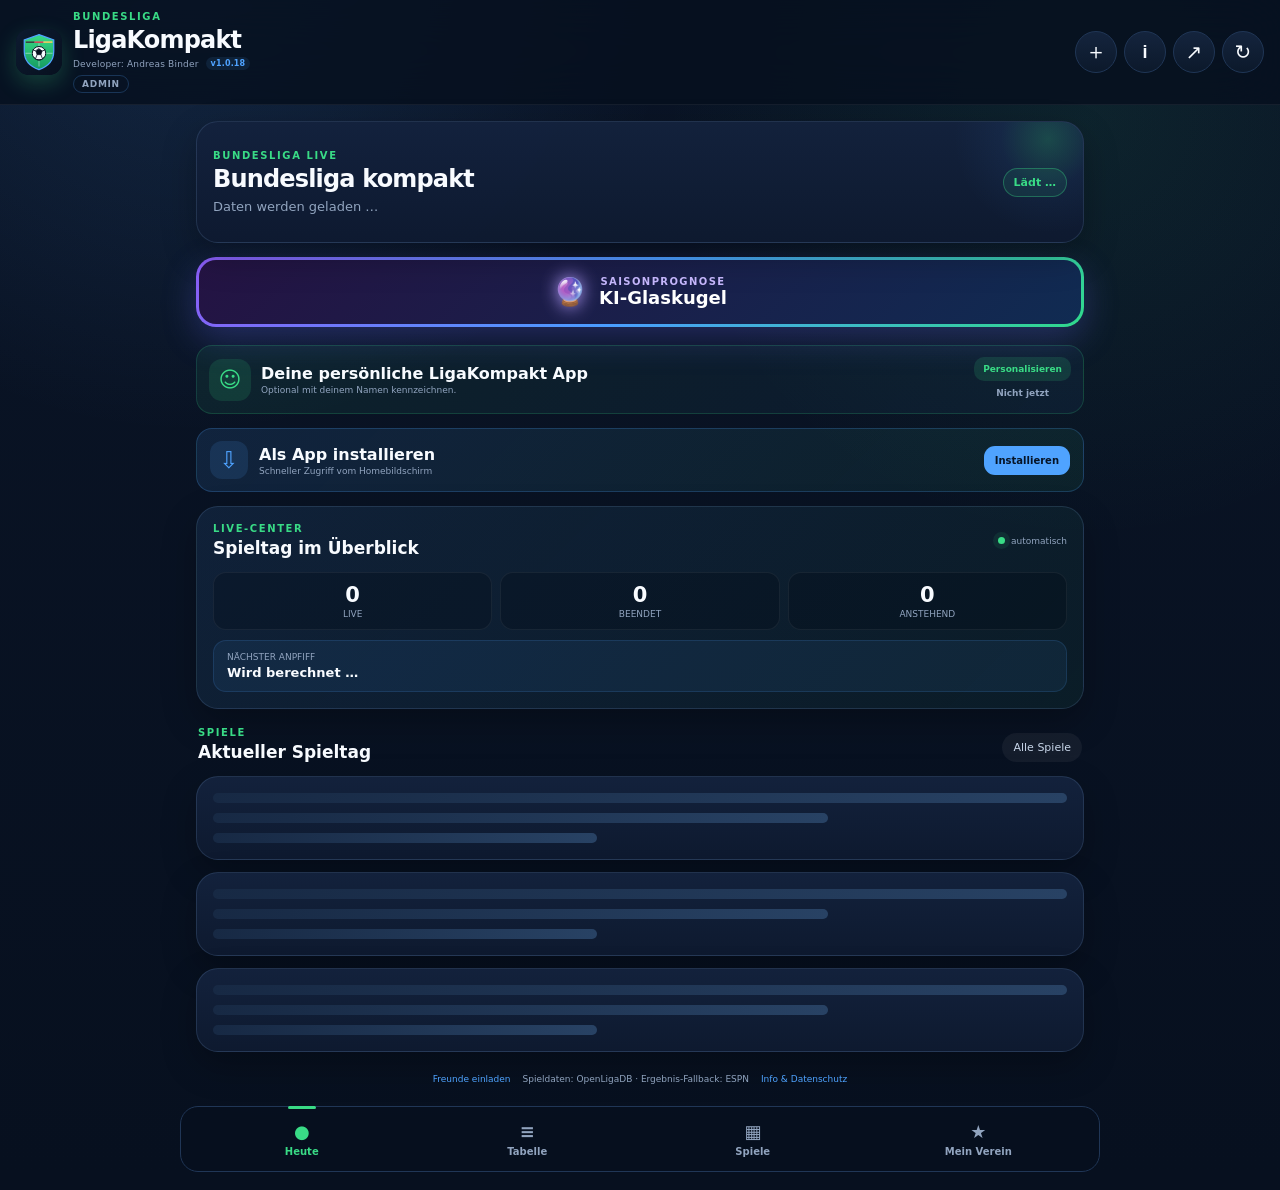
<file: ligakompakt-neustart-118.html>
<!doctype html>
<html lang="de">
<head>
  <meta charset="utf-8">
  <meta name="viewport" content="width=device-width,initial-scale=1,viewport-fit=cover">
  <meta name="theme-color" content="#07101f">
  <meta name="apple-mobile-web-app-capable" content="yes">
  <meta name="apple-mobile-web-app-status-bar-style" content="black-translucent">
  <meta name="apple-mobile-web-app-title" content="LigaKompakt">
  <meta name="description" content="Bundesliga-Ergebnisse, Tabelle und dein Lieblingsverein auf einen Blick.">
  <title>LigaKompakt 1.0.18 · Frischer Start</title>
  <link rel="manifest" href="manifest.webmanifest">
  <link rel="icon" href="icon.svg" type="image/svg+xml">
  <link rel="apple-touch-icon" href="apple-touch-icon.png">
  <link rel="stylesheet" href="styles.css?v=1.0.0-fix1">
</head>
<body>
  <div class="app-shell">
    <header class="topbar">
      <div class="brand-wrap"><img class="brand-icon" src="icon.svg" alt=""><div><div class="eyebrow">Bundesliga</div><h1>LigaKompakt</h1><div class="developer-line"><span>Developer: Andreas Binder</span><b>v1.0.18</b></div><div id="personalHeader" class="personal-header hidden"></div><a href="admin.html" aria-label="Adminbereich öffnen" style="display:inline-block;margin-top:5px;padding:3px 8px;border:1px solid rgba(79,163,255,.24);border-radius:999px;color:var(--muted);font-size:9px;font-weight:800;letter-spacing:.08em;text-decoration:none;text-transform:uppercase">Admin</a></div></div>
      <div class="topbar-actions"><a class="icon-btn invite-icon-btn" href="einladen.html" aria-label="Freunde einladen">＋</a><a class="icon-btn info-btn" href="info.html" aria-label="Info und Datenschutz">i</a><button id="shareAppBtn" class="icon-btn" aria-label="App teilen">↗</button><button id="refreshBtn" class="icon-btn" aria-label="Daten aktualisieren">↻</button></div>
    </header>
    <div id="networkBanner" class="network-banner hidden">Offline – gespeicherte Daten werden angezeigt</div>
    <main>
      <section id="today" class="view active">
        <div class="hero card hero-premium"><div><div class="eyebrow">BUNDESLIGA LIVE</div><h2 id="todayTitle">Bundesliga kompakt</h2><p id="todaySub">Daten werden geladen …</p></div><div id="liveDot" class="status">Lädt …</div></div>
        <div id="profileSuggestion" class="profile-suggestion hidden"><span class="profile-icon">☺</span><span><strong>Deine persönliche LigaKompakt App</strong><small>Optional mit deinem Namen kennzeichnen.</small></span><div><button id="openProfileSuggestion">Personalisieren</button><button id="dismissProfileSuggestion" class="suggestion-later">Nicht jetzt</button></div></div>
        <div id="installCard" class="install-card hidden"><span class="install-icon">⇩</span><span><strong>Als App installieren</strong><small>Schneller Zugriff vom Homebildschirm</small></span><button id="installAction">Installieren</button></div>
        <div id="liveCenter" class="card live-center"><div class="live-center-head"><div><div class="eyebrow">LIVE-CENTER</div><h3>Spieltag im Überblick</h3></div><span class="auto-refresh"><i></i> automatisch</span></div><div class="live-metrics"><div><strong id="liveCount">0</strong><span>Live</span></div><div><strong id="finishedCount">0</strong><span>Beendet</span></div><div><strong id="upcomingCount">0</strong><span>Anstehend</span></div></div><div id="nextKickoff" class="next-kickoff"><span>Nächster Anpfiff</span><strong>Wird berechnet …</strong></div></div>
        <div id="favoriteHero"></div>
        <div class="section-head compact"><div><div class="eyebrow">SPIELE</div><h3>Aktueller Spieltag</h3></div><button class="ghost-btn" data-goto="fixtures">Alle Spiele</button></div><div id="todayMatches" class="stack"></div>
      </section>
      <section id="table" class="view"><div class="section-head"><div><div class="eyebrow">BUNDESLIGA</div><h2>Tabelle</h2></div></div><div class="legend-row"><span><i class="dot fav"></i>Mein Verein</span><span><i class="dot cl"></i>Champions League</span><span><i class="dot rel"></i>Abstieg</span></div><div class="table-wrap card"><table><thead><tr><th>#</th><th>Verein</th><th>Sp</th><th class="wide-col">S</th><th class="wide-col">U</th><th class="wide-col">N</th><th>TF</th><th>TA</th><th>TD</th><th>Pkt</th></tr></thead><tbody id="tableBody"></tbody></table></div><div class="section-head compact"><div><div class="eyebrow">DIREKTVERGLEICH</div><h3>Verein gegen Verein</h3></div></div><div class="card compare-controls"><div><label for="compareTeamA">Verein 1</label><select id="compareTeamA"></select></div><span class="versus">VS</span><div><label for="compareTeamB">Verein 2</label><select id="compareTeamB"></select></div><button id="compareBtn" class="primary-btn">Jetzt vergleichen</button></div><div id="comparisonResult"></div>
        <section id="topscorerSection" aria-labelledby="topscorerTitle" style="margin-top:24px">
          <div class="section-head compact"><div><div class="eyebrow">SPIELERSTATISTIK · 2026/27</div><h3 id="topscorerTitle">Topscorer – Tore & Vorlagen</h3></div></div>
          <div class="table-wrap card" style="overflow-x:auto"><table style="width:100%;min-width:320px"><thead><tr><th>#</th><th>Spieler</th><th>Tore</th><th>Vorlagen</th><th>Punkte</th></tr></thead><tbody id="topscorerBody"><tr><td colspan="5">Scorerstatistik wird geladen …</td></tr></tbody></table></div>
          <p id="topscorerStatus" class="muted" style="font-size:12px;margin-top:8px">DFB-Scorerstatistik wird geladen …</p>
          <a href="https://datencenter.dfb.de/datencenter/ranglisten/bundesliga/2026-27" target="_blank" rel="noopener noreferrer" style="font-size:12px">Aktuelle Scorerstatistik beim DFB ↗</a>
        </section></section>
      <section id="fixtures" class="view"><div class="section-head"><div><div class="eyebrow">SPIELE</div><h2 id="matchdayTitle">Aktueller Spieltag</h2></div></div><div class="matchday-stepper"><button id="previousMatchday" aria-label="Vorheriger Spieltag">‹</button><select id="matchdaySelect" aria-label="Spieltag"></select><button id="nextMatchday" aria-label="Nächster Spieltag">›</button></div><div id="tipReminder" class="tip-reminder card"><span id="tipReminderIcon">◎</span><div><strong id="tipReminderTitle">Tipps werden geprüft …</strong><small id="tipReminderText">Offene Spiele werden ermittelt.</small></div><button id="showUntipped">Jetzt tippen</button></div><div id="tipOverview" class="tip-overview card"><div><strong id="tipCount">0</strong><span>Tipps</span></div><div><strong id="tipExact">0</strong><span>Volltreffer</span></div><div><strong id="tipTrend">0</strong><span>Tendenz</span></div><div><strong id="tipPoints">0</strong><span>Punkte</span></div><span class="tip-overview-actions"><button id="shareMatchdayTips" disabled>↗ Spieltagstipps teilen</button><button id="seasonTipStats">◎ Saisonbilanz</button></span></div><div class="fixture-filters"><button class="active" data-fixture-filter="all">Alle</button><button data-fixture-filter="untipped">! Noch tippen</button><button data-fixture-filter="tipped">◎ Meine Tipps</button><button data-fixture-filter="favorite">★ Mein Verein</button><button data-fixture-filter="upcoming">Anstehend</button><button data-fixture-filter="finished">Beendet</button></div><div id="fixturesList" class="stack"></div></section>
      <section id="club" class="view"><div class="section-head"><div><div class="eyebrow">FAVORIT</div><h2>Mein Verein</h2></div><button id="openProfile" class="ghost-btn">☺ Profil</button></div><div class="card favorite-card"><label for="teamSelect">Lieblingsverein</label><select id="teamSelect"></select><p class="muted">Die Auswahl wird nur auf diesem Gerät gespeichert.</p></div><div class="card appearance-card"><div><span class="appearance-icon">Aa</span><div><strong>Darstellung</strong><p class="muted">Größere Schrift für bessere Lesbarkeit auf kleinen Displays.</p></div></div><button id="textSizeToggle" class="setting-toggle" type="button" aria-pressed="false"><span></span><b>Große Schrift aus</b></button></div><div class="card install-guide-card"><div class="install-guide-copy"><span>⇩</span><div><strong>Installationshilfe</strong><p class="muted">LigaKompakt auf dem Homebildschirm installieren.</p></div></div><div class="install-guide-actions"><button id="showIosInstall" class="ghost-btn"> iPhone &amp; iPad</button><button id="showAndroidInstall" class="ghost-btn">A Android</button></div><a href="einladen.html">Ausführliche Anleitung mit QR-Code öffnen</a></div><div class="card backup-card"><div class="backup-copy"><span>⇄</span><div><strong>Datensicherung</strong><p class="muted">Name, Lieblingsverein und Tipps sichern oder auf ein anderes Gerät übertragen.</p></div></div><div class="backup-actions"><button id="exportData" class="primary-btn compact-btn">Sicherung exportieren</button><button id="importData" class="ghost-btn">Sicherung importieren</button><input id="importDataFile" class="hidden" type="file" accept="application/json,.json"></div><p id="backupStatus" class="muted"></p></div><div class="card notification-card"><div class="notification-copy"><div class="notification-icon">🔔</div><div><strong>Spielalarm</strong><p id="notificationStatus" class="muted">Benachrichtigungen sind ausgeschaltet.</p></div></div><div class="notification-actions"><button id="notificationToggle" class="primary-btn compact-btn">Einschalten</button><button id="notificationTest" class="ghost-btn" disabled>Test senden</button></div></div><div id="clubHeader"></div><div id="clubContent"></div></section>
      <p id="updatedAt" class="updated-at" aria-live="polite"></p><footer class="app-footer"><a href="einladen.html">Freunde einladen</a><span>Spieldaten: OpenLigaDB</span><a href="info.html">Info &amp; Datenschutz</a></footer>
    </main>
    <nav class="bottom-nav"><button data-view="today" class="nav active"><span class="nav-ico">●</span>Heute</button><button data-view="table" class="nav"><span class="nav-ico">≡</span>Tabelle</button><button data-view="fixtures" class="nav"><span class="nav-ico">▦</span>Spiele</button><button data-view="club" class="nav"><span class="nav-ico">★</span>Mein Verein</button></nav>
  </div>
  <div id="onboarding" class="modal hidden"><div class="modal-card"><img class="onboarding-icon" src="icon.svg" alt=""><div class="eyebrow">WILLKOMMEN</div><h2>Dein Verein. Deine App.</h2><p>Wähle deinen Lieblingsverein.</p><select id="onboardingTeam"></select><button id="saveFavorite" class="primary-btn">Los geht's</button><button id="skipFavorite" class="text-btn">Später auswählen</button></div></div>
  <div id="installHelp" class="modal hidden"><div class="modal-card install-help"><div class="install-help-icon">⇩</div><div class="eyebrow">INSTALLATION</div><h2 id="installHelpTitle">LigaKompakt installieren</h2><p id="installHelpText"></p><button id="closeInstallHelp" class="primary-btn">Verstanden</button></div></div>
  <div id="profileModal" class="modal hidden"><div class="modal-card"><div class="profile-copy"><span class="profile-icon">☺</span><div><div class="eyebrow">OPTIONAL</div><h2>App personalisieren</h2></div></div><p id="profileStatus"></p><div class="profile-form"><input id="profileName" type="text" maxlength="40" autocomplete="name" placeholder="Dein Name"><button id="saveProfile" class="primary-btn compact-btn">Speichern</button></div><button id="deleteProfile" class="text-btn compact-text hidden">Namen entfernen</button><button id="closeProfile" class="text-btn">Schließen</button></div></div>
  <div id="seasonTipModal" class="modal hidden"><div class="modal-card season-tip-modal"><div class="eyebrow">MEINE TIPPS</div><h2>Saisonbilanz</h2><p id="seasonTipStatus">Die Ergebnisse werden geladen …</p><div class="season-tip-grid"><div><strong id="seasonTips">0</strong><span>Tipps</span></div><div><strong id="seasonExact">0</strong><span>Volltreffer</span></div><div><strong id="seasonTrend">0</strong><span>Tendenz</span></div><div><strong id="seasonPoints">0</strong><span>Punkte</span></div></div><div class="season-insights"><div><small>ERFOLGSQUOTE</small><strong id="seasonRate">–</strong></div><div><small>Ø PUNKTE PRO TIPP</small><strong id="seasonAverage">–</strong></div><div><small>BESTER SPIELTAG</small><strong id="seasonBest">–</strong></div></div><p class="season-tip-rule">Wertung: 3 Punkte für das exakte Ergebnis · 1 Punkt für die richtige Tendenz.</p><button id="closeSeasonTipStats" class="primary-btn">Schließen</button></div></div>
  <template id="matchTpl"><article class="match card"><div class="match-top"><div class="match-meta"></div><div class="match-state"></div></div><div class="team-row"><div class="team home"><img alt=""><span></span></div><div class="score-wrap"><div class="score"></div><div class="kickoff"></div></div><div class="team away"><span></span><img alt=""></div></div></article></template>
  <script src="usage-tracker.js?v=9"></script>
  <script src="app.js?v=1.0.18-build45-fresh1"></script>
  <script src="table-enhancement.js?v=2"></script>
  <script src="score-fallback-stable-118.js?v=40"></script>
  <script src="tips-persistence.js?v=40"></script>
  <script src="share-fix.js?v=44"></script>
  <script src="h2h-per-match.js?v=10"></script>
  <script src="crystal-ball.js?v=45"></script>
  <script src="topscorer.js?v=32"></script>
  <script src="update-manager.js?v=45-fresh1"></script>
</body>
</html>
</file>
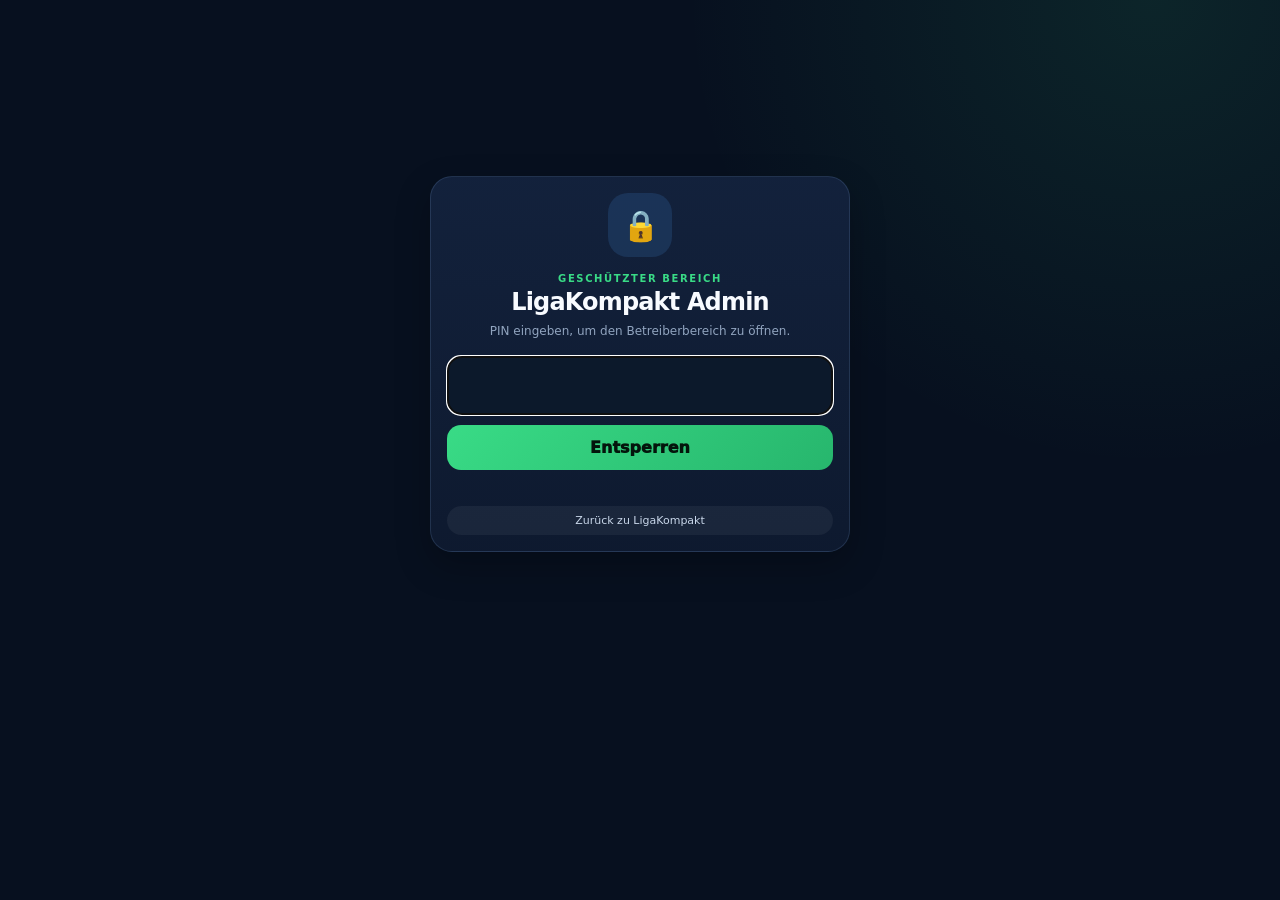
<file: statistik.html>
<!doctype html>
<html lang="de">
<head>
  <meta charset="utf-8">
  <meta name="viewport" content="width=device-width,initial-scale=1,viewport-fit=cover">
  <meta name="theme-color" content="#07101f">
  <meta name="description" content="Anonyme Nutzungsstatistik von LigaKompakt.">
  <title>Nutzungsstatistik · LigaKompakt</title>
  <script>
    (()=>{document.documentElement.style.display="none";try{const key="ligakompakt.operatorStatsTicket",issued=Number(sessionStorage.getItem(key)||0);sessionStorage.removeItem(key);if(!issued||Date.now()-issued>15000){location.replace("admin.html");return}document.documentElement.style.display=""}catch{location.replace("admin.html")}})();
  </script>
  <link rel="icon" href="icon.svg" type="image/svg+xml">
  <link rel="apple-touch-icon" href="apple-touch-icon.png">
  <link rel="stylesheet" href="styles.css?v=1.0.0-fix1">
  <style>
    .stats-grid{display:grid;grid-template-columns:repeat(2,minmax(0,1fr));gap:12px;margin:14px 0}.period-grid{display:grid;grid-template-columns:repeat(3,minmax(0,1fr));gap:10px;margin:12px 0}.stat-box{text-align:center}.stat-box strong{display:block;font-size:38px;color:var(--accent);margin-bottom:4px}.period-box strong{display:block;font-size:30px;color:var(--blue);margin-bottom:4px}.stat-box span,.period-box span{display:block;font-weight:800}.stat-box small,.period-box small{display:block;color:var(--muted);margin-top:6px;line-height:1.4}.chart-card{margin-top:12px}.chart-head{display:flex;align-items:end;justify-content:space-between;gap:12px;margin-bottom:14px}.chart-head p{color:var(--muted);font-size:11px}.chart-scroll{overflow-x:auto;padding-bottom:6px}.chart{height:220px;min-width:680px;display:flex;align-items:end;gap:7px;border-bottom:1px solid var(--line);padding:12px 2px 0}.bar-wrap{height:100%;flex:1;min-width:15px;display:flex;flex-direction:column;justify-content:flex-end;align-items:center;gap:5px}.bar-value{font-size:9px;color:#dce8f7;min-height:12px}.bar{width:100%;max-width:26px;min-height:3px;border-radius:7px 7px 2px 2px;background:linear-gradient(180deg,var(--accent),var(--blue));box-shadow:0 5px 14px rgba(57,219,134,.12)}.bar-label{font-size:8px;color:var(--muted);white-space:nowrap;transform:rotate(-45deg);transform-origin:center;margin:9px 0 3px}.stats-status{text-align:center;margin-top:12px;color:var(--muted);font-size:12px}.stats-actions{display:grid;gap:10px;margin-top:14px}.stats-actions a{text-align:center;text-decoration:none}.trend-note{color:var(--muted);font-size:11px;margin-top:10px;line-height:1.5}@media(max-width:520px){.stats-grid{grid-template-columns:1fr 1fr}.period-grid{grid-template-columns:1fr}.stat-box strong{font-size:32px}}
  </style>
</head>
<body class="legal-page">
  <main class="legal-wrap">
    <a class="legal-back app-home-button" href="index.html" data-app-home>Zurück zu LigaKompakt</a>
    <header class="card legal-hero">
      <div class="eyebrow">REICHWEITE</div>
      <h1>Nutzungsstatistik</h1>
      <p class="muted">Anonyme Zählung für LigaKompakt 1.0.6</p>
    </header>

    <section class="stats-grid">
      <div class="card stat-box"><strong id="devices">–</strong><span>gezählte Geräte</span><small>Näherungswert für bisherige Nutzer.</small></div>
      <div class="card stat-box"><strong id="opens">–</strong><span>App-Aufrufe gesamt</span><small>Alle seit Start der Statistik gezählten Aufrufe.</small></div>
    </section>

    <section class="period-grid">
      <div class="card period-box"><strong id="today">–</strong><span>Heute</span><small>App-Aufrufe am heutigen Tag</small></div>
      <div class="card period-box"><strong id="week">–</strong><span>Letzte 7 Tage</span><small>Summe der App-Aufrufe</small></div>
      <div class="card period-box"><strong id="month">–</strong><span>Letzte 30 Tage</span><small>Summe der App-Aufrufe</small></div>
    </section>

    <section class="card chart-card">
      <div class="chart-head"><div><div class="eyebrow">VERLAUF</div><h2>App-Aufrufe der letzten 30 Tage</h2></div><p id="bestDay">Bester Tag: –</p></div>
      <div class="chart-scroll"><div id="chart" class="chart" aria-label="Balkendiagramm der App-Aufrufe"></div></div>
      <p class="trend-note">Die Zeitreihe beginnt mit der Aktivierung der Nutzungsstatistik. Tage vor diesem Zeitpunkt erscheinen deshalb mit 0 Aufrufen.</p>
    </section>

    <section class="card legal-section">
      <h2>Was bedeuten die Zahlen?</h2>
      <p>„Gezählte Geräte“ ist eine gute Annäherung an die Zahl der Nutzer, aber keine exakte Personenzahl. Derselbe Mensch kann mit mehreren Geräten oder Browsern mehrfach erscheinen. Wird der lokale Browserspeicher gelöscht, kann ein Gerät später erneut als neu gezählt werden.</p>
      <p>Heute, 7 Tage, 30 Tage und der Verlauf basieren auf den anonymen Zeitdaten des App-Aufrufzählers. Die Zähler sind öffentlich abrufbar und dienen als einfache Reichweitenanzeige.</p>
    </section>

    <p id="status" class="stats-status">Statistik wird geladen …</p>
    <div class="stats-actions">
      <button id="refreshStats" class="primary-btn" type="button">Statistik aktualisieren</button>
      <a class="ghost-btn" href="admin.html">⚙️ Betreiberbereich</a>
      <a class="ghost-btn" href="info.html">Info &amp; Datenschutz</a>
    </div>
  </main>

  <script>
    const BASE="https://countapi.mileshilliard.com/api/v1/get/";
    const PREFIX="ligakompakt_andreas_binder_2026_v2_";
    const pad=n=>String(n).padStart(2,"0");
    const dayKey=d=>`${d.getFullYear()}-${pad(d.getMonth()+1)}-${pad(d.getDate())}`;
    const valueOf=data=>{if(typeof data==="number")return data;if(!data||typeof data!=="object")return null;for(const key of ["count","value","data"]){const value=data[key];if(typeof value==="number")return value;if(value&&typeof value==="object")for(const nested of ["count","value"]){if(typeof value[nested]==="number")return value[nested]}}return null};
    async function getJson(url){const r=await fetch(url,{cache:"no-store",mode:"cors"});if(r.status===404)return {value:0};if(!r.ok)throw new Error(`HTTP ${r.status}`);return r.json()}
    async function getCounter(name){return valueOf(await getJson(`${BASE}${PREFIX}${name}`))??0}
    async function buildDays(){const days=[];const today=new Date();today.setHours(12,0,0,0);for(let i=29;i>=0;i--){const d=new Date(today);d.setDate(d.getDate()-i);days.push({date:d,key:dayKey(d),counter:`day_${d.getFullYear()}_${pad(d.getMonth()+1)}_${pad(d.getDate())}`})}const counts=await Promise.all(days.map(item=>getCounter(item.counter)));return days.map((item,index)=>({...item,count:counts[index]}))}
    function renderChart(days){const chart=document.getElementById("chart");chart.innerHTML="";const max=Math.max(1,...days.map(d=>d.count));days.forEach((d,index)=>{const wrap=document.createElement("div");wrap.className="bar-wrap";wrap.title=`${d.date.toLocaleDateString("de-DE")}: ${d.count} Aufrufe`;const value=document.createElement("span");value.className="bar-value";value.textContent=d.count?d.count:"";const bar=document.createElement("div");bar.className="bar";bar.style.height=`${Math.max(3,Math.round((d.count/max)*155))}px`;const label=document.createElement("span");label.className="bar-label";label.textContent=(index%3===0||index===days.length-1)?`${pad(d.date.getDate())}.${pad(d.date.getMonth()+1)}.`:"";wrap.append(value,bar,label);chart.appendChild(wrap)});const best=days.reduce((a,b)=>b.count>a.count?b:a,days[0]);document.getElementById("bestDay").textContent=`Bester Tag: ${best.date.toLocaleDateString("de-DE",{day:"2-digit",month:"2-digit"})} · ${best.count} Aufrufe`}
    async function loadStats(){const status=document.getElementById("status");status.textContent="Statistik wird geladen …";try{const [devices,opens,days]=await Promise.all([getCounter("unique_devices"),getCounter("app_opens"),buildDays()]);const sum=n=>days.slice(-n).reduce((s,d)=>s+d.count,0);document.getElementById("devices").textContent=devices;document.getElementById("opens").textContent=opens;document.getElementById("today").textContent=days.at(-1)?.count??0;document.getElementById("week").textContent=sum(7);document.getElementById("month").textContent=sum(30);renderChart(days);status.textContent=`Zuletzt aktualisiert: ${new Date().toLocaleString("de-DE")}`}catch(error){console.warn(error);status.textContent="Die Statistik konnte gerade nicht vollständig geladen werden."}}
    document.getElementById("refreshStats").addEventListener("click",loadStats);
    document.querySelectorAll("[data-app-home]").forEach(link=>link.addEventListener("click",event=>{event.preventDefault();location.replace(`index.html?t=${Date.now()}`)}));
    loadStats();
  </script>
</body>
</html>
</file>
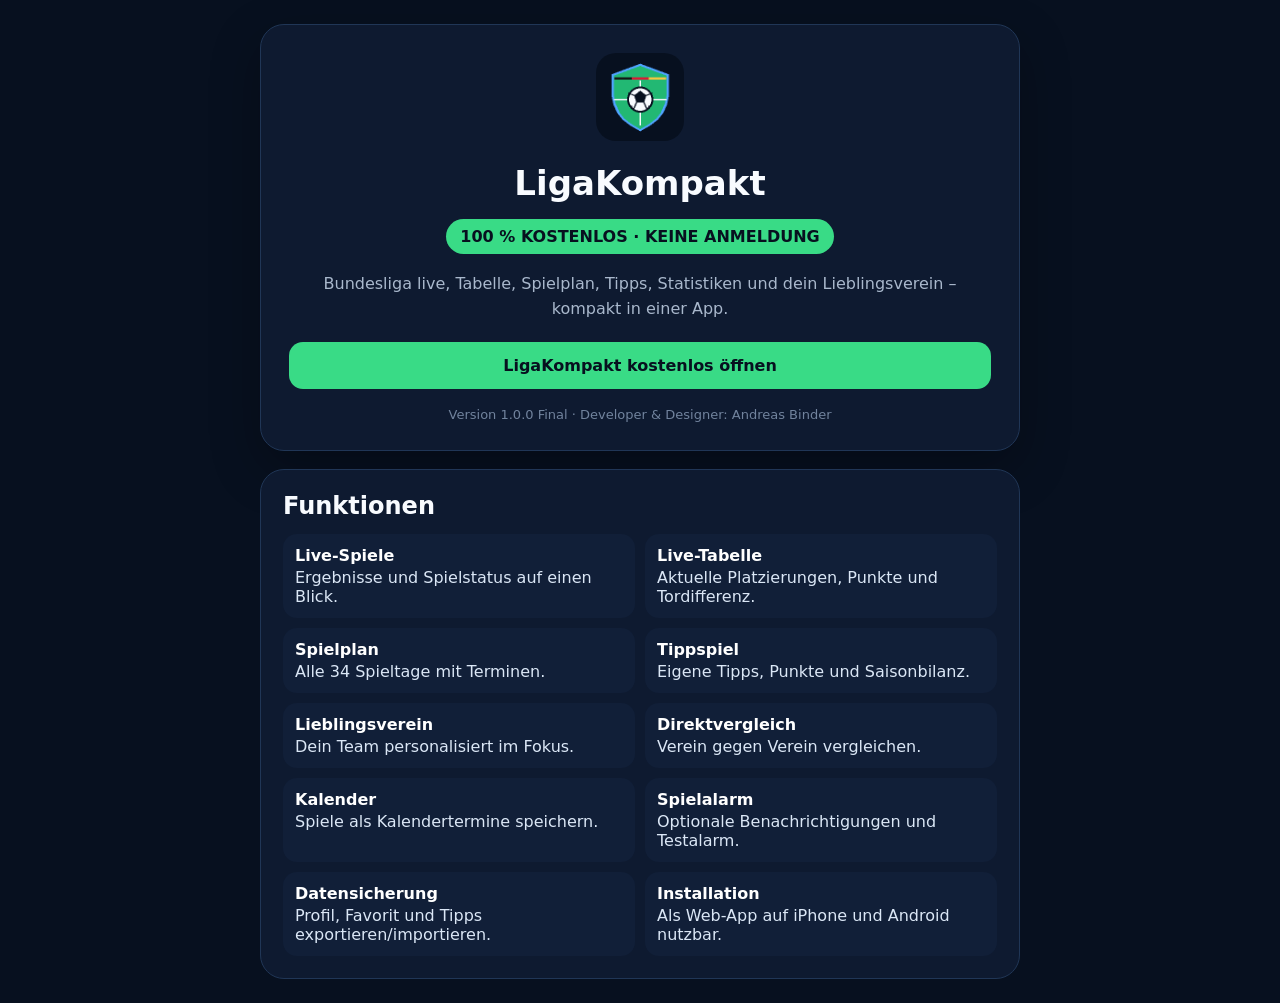
<file: teilen.html>
<!doctype html>
<html lang="de">
<head>
  <meta charset="utf-8">
  <meta name="viewport" content="width=device-width,initial-scale=1,viewport-fit=cover">
  <meta name="theme-color" content="#07101f">
  <meta name="description" content="LigaKompakt ist kostenlos – Bundesliga live, Tabelle, Spielplan, Tipps und dein Lieblingsverein.">
  <meta property="og:type" content="website">
  <meta property="og:locale" content="de_DE">
  <meta property="og:site_name" content="LigaKompakt">
  <meta property="og:title" content="LigaKompakt · 100 % kostenlos">
  <meta property="og:description" content="Bundesliga live, Tabelle, Spielplan, Tipps und Statistiken – kompakt in einer kostenlosen App.">
  <meta property="og:url" content="https://catbinderson.github.io/Bundesliga-Kompakt/teilen.html?v=6">
  <meta property="og:image" content="https://catbinderson.github.io/Bundesliga-Kompakt/facebook-preview-v6.jpg">
  <meta property="og:image:secure_url" content="https://catbinderson.github.io/Bundesliga-Kompakt/facebook-preview-v6.jpg">
  <meta property="og:image:type" content="image/jpeg">
  <meta property="og:image:width" content="1200">
  <meta property="og:image:height" content="630">
  <meta property="og:image:alt" content="LigaKompakt – 100 Prozent kostenlos">
  <meta name="twitter:card" content="summary_large_image">
  <meta name="twitter:title" content="LigaKompakt · 100 % kostenlos">
  <meta name="twitter:description" content="Bundesliga live, Tabelle, Spielplan, Tipps und Statistiken – kompakt in einer kostenlosen App.">
  <meta name="twitter:image" content="https://catbinderson.github.io/Bundesliga-Kompakt/facebook-preview-v6.jpg">
  <title>LigaKompakt · 100 % kostenlos</title>
  <link rel="icon" href="icon.svg" type="image/svg+xml">
  <link rel="apple-touch-icon" href="apple-touch-icon.png">
  <style>
    :root{color-scheme:dark}*{box-sizing:border-box}body{margin:0;min-height:100vh;background:#07101f;color:#f8fbff;font-family:Inter,system-ui,-apple-system,BlinkMacSystemFont,"Segoe UI",sans-serif;padding:24px}.wrap{max-width:760px;margin:0 auto}.box{background:#0e1a30;border:1px solid #203656;border-radius:24px;padding:28px;text-align:center;box-shadow:0 18px 50px rgba(0,0,0,.28)}.logo{width:88px;height:88px;border-radius:20px}h1{margin:18px 0 8px;font-size:34px}p{color:#a9b8cc;line-height:1.55}.free{display:inline-block;margin:8px 0 2px;background:#39db86;color:#07101f;font-weight:900;padding:8px 14px;border-radius:999px}.btn{display:block;margin-top:20px;background:#39db86;color:#07101f;text-decoration:none;font-weight:800;padding:14px 18px;border-radius:14px}.meta{margin-top:18px;font-size:13px;color:#71839d}.features{margin-top:18px;background:#0e1a30;border:1px solid #203656;border-radius:24px;padding:22px}.features h2{margin:0 0 14px}.grid{display:grid;grid-template-columns:repeat(2,minmax(0,1fr));gap:10px}.feature{background:#111f38;border-radius:14px;padding:12px;color:#dbe7f6}.feature b{display:block;color:#fff;margin-bottom:3px}@media(max-width:600px){.grid{grid-template-columns:1fr}}
  </style>
</head>
<body>
  <main class="wrap">
    <section class="box">
      <img class="logo" src="icon-192.png" alt="LigaKompakt App-Symbol">
      <h1>LigaKompakt</h1>
      <div class="free">100 % KOSTENLOS · KEINE ANMELDUNG</div>
      <p>Bundesliga live, Tabelle, Spielplan, Tipps, Statistiken und dein Lieblingsverein – kompakt in einer App.</p>
      <a class="btn" href="index.html">LigaKompakt kostenlos öffnen</a>
      <div class="meta">Version 1.0.0 Final · Developer &amp; Designer: Andreas Binder</div>
    </section>
    <section class="features">
      <h2>Funktionen</h2>
      <div class="grid">
        <div class="feature"><b>Live-Spiele</b>Ergebnisse und Spielstatus auf einen Blick.</div>
        <div class="feature"><b>Live-Tabelle</b>Aktuelle Platzierungen, Punkte und Tordifferenz.</div>
        <div class="feature"><b>Spielplan</b>Alle 34 Spieltage mit Terminen.</div>
        <div class="feature"><b>Tippspiel</b>Eigene Tipps, Punkte und Saisonbilanz.</div>
        <div class="feature"><b>Lieblingsverein</b>Dein Team personalisiert im Fokus.</div>
        <div class="feature"><b>Direktvergleich</b>Verein gegen Verein vergleichen.</div>
        <div class="feature"><b>Kalender</b>Spiele als Kalendertermine speichern.</div>
        <div class="feature"><b>Spielalarm</b>Optionale Benachrichtigungen und Testalarm.</div>
        <div class="feature"><b>Datensicherung</b>Profil, Favorit und Tipps exportieren/importieren.</div>
        <div class="feature"><b>Installation</b>Als Web-App auf iPhone und Android nutzbar.</div>
      </div>
    </section>
  </main>
</body>
</html>
</file>
<file: styles.css>
:root{--bg:#07101f;--bg2:#0a1426;--panel:#0e1a30;--panel2:#13223d;--text:#f8fbff;--muted:#91a4bf;--line:#203656;--accent:#39db86;--blue:#4fa3ff;--red:#ff6b7a;--shadow:0 14px 34px rgba(0,0,0,.25)}
*{box-sizing:border-box}html{background:var(--bg)}html,body{margin:0;color:var(--text);font-family:Inter,system-ui,-apple-system,BlinkMacSystemFont,"Segoe UI",sans-serif}body{min-height:100vh;background:radial-gradient(circle at 15% -5%,rgba(79,163,255,.15),transparent 30%),radial-gradient(circle at 85% 10%,rgba(57,219,134,.08),transparent 28%),linear-gradient(180deg,var(--bg2),var(--bg));padding-bottom:92px}button,select{font:inherit}button{cursor:pointer}.app-shell{min-height:100vh}
.topbar{position:sticky;top:0;z-index:20;display:flex;justify-content:space-between;align-items:center;padding:calc(11px + env(safe-area-inset-top)) 16px 11px;background:rgba(7,16,31,.83);backdrop-filter:blur(24px);border-bottom:1px solid rgba(255,255,255,.06)}.brand-wrap{display:flex;align-items:center;gap:11px}.brand-icon{width:42px;height:42px;border-radius:13px;box-shadow:0 8px 22px rgba(57,219,134,.24)}h1,h2,h3,p{margin:0}h1,h2{font-size:24px;letter-spacing:-.035em}h3{font-size:17px}.eyebrow{display:block;font-size:10px;letter-spacing:.16em;color:var(--accent);font-weight:900;margin-bottom:4px;text-transform:uppercase}.topbar-actions{display:flex;gap:7px}.icon-btn{display:grid;place-items:center;width:42px;height:42px;box-sizing:border-box;padding:0;border-radius:50%;border:1px solid var(--line);background:linear-gradient(180deg,#14243d,#0c192b);color:var(--text);font-size:20px;line-height:1;text-align:center}.icon-btn:active{transform:scale(.96)}.spinning{animation:spin .7s linear infinite}@keyframes spin{to{transform:rotate(360deg)}}
.network-banner{text-align:center;padding:8px;background:#7a4c00;color:#fff1cb;font-size:12px;font-weight:800}.hidden{display:none!important}main{padding:16px;max-width:920px;margin:auto}.view{display:none;animation:fadeIn .22s ease}.view.active{display:block}@keyframes fadeIn{from{opacity:.35;transform:translateY(4px)}to{opacity:1;transform:none}}.card{background:linear-gradient(180deg,rgba(19,34,61,.98),rgba(14,26,48,.98));border:1px solid rgba(120,160,210,.18);border-radius:22px;padding:16px;box-shadow:var(--shadow)}.hero{display:flex;justify-content:space-between;gap:12px;align-items:center;margin-bottom:14px}.hero-premium{position:relative;overflow:hidden;min-height:122px}.hero-premium:after{content:"";position:absolute;width:190px;height:190px;border-radius:50%;right:-60px;top:-78px;background:radial-gradient(circle,rgba(57,219,134,.22),rgba(79,163,255,.05),transparent 70%)}.hero p{color:var(--muted);font-size:13px;margin-top:6px}.status{font-size:11px;font-weight:800;color:var(--accent);padding:7px 10px;border:1px solid rgba(57,219,134,.35);border-radius:99px;background:rgba(57,219,134,.09);z-index:1}.section-head{display:flex;justify-content:space-between;align-items:end;margin:8px 2px 14px}.section-head.compact{margin-top:18px}.ghost-btn{border:0;background:rgba(255,255,255,.05);color:#c8d6e9;border-radius:99px;padding:8px 11px;font-size:11px}.stack{display:grid;gap:12px}select{background:#0c192b;color:var(--text);border:1px solid var(--line);border-radius:12px;padding:10px 12px}
.match{padding:13px 15px}.match:active{transform:scale(.99)}.match-top{display:flex;justify-content:space-between;align-items:center;margin-bottom:13px}.match-meta{font-size:10px;color:var(--muted)}.match-state{font-size:10px;font-weight:900;padding:5px 8px;border-radius:99px;background:rgba(255,255,255,.06);color:#c7d5e8}.match-state.live{background:rgba(255,107,122,.12);color:#ff8894;border:1px solid rgba(255,107,122,.3);animation:pulse 1.3s infinite}.match-state.done{background:rgba(57,219,134,.10);color:var(--accent)}@keyframes pulse{50%{opacity:.65}}.team-row{display:grid;grid-template-columns:1fr auto 1fr;align-items:center;gap:10px}.team{display:flex;align-items:center;gap:9px;font-weight:800;min-width:0;font-size:13px}.team.away{justify-content:flex-end;text-align:right}.team img{width:36px;height:36px;object-fit:contain}.team span{overflow:hidden;text-overflow:ellipsis}.score-wrap{text-align:center;min-width:70px}.score{font-size:23px;font-weight:950}.kickoff{font-size:9px;color:var(--muted);margin-top:3px}.details-toggle{display:flex;width:100%;justify-content:center;align-items:center;gap:7px;margin:12px 0 -4px;padding:10px;border:0;border-top:1px solid rgba(255,255,255,.08);background:transparent;color:var(--blue);font-size:11px;font-weight:800}.details-toggle b{font-size:16px;transition:transform .2s}.match-details{display:none}.details-open .match-details{display:block}.details-open .details-toggle b{transform:rotate(180deg)}.detail-inner{display:grid;gap:11px;padding-top:14px;margin-top:14px;border-top:1px solid rgba(255,255,255,.08)}.detail-line{display:flex;align-items:center;gap:10px}.detail-line>span{display:grid;place-items:center;width:30px;height:30px;border-radius:10px;background:rgba(79,163,255,.1);color:var(--blue)}.detail-line small,.detail-line strong{display:block}.detail-line small,.goal-list>small{color:var(--muted);font-size:9px;letter-spacing:.1em}.detail-line strong{font-size:12px;margin-top:2px}.goal-list{display:grid;gap:7px}.goal-list>div{display:grid;grid-template-columns:38px 1fr;gap:8px;align-items:center;padding:7px 9px;border-radius:10px;background:rgba(255,255,255,.035)}.goal-list b{color:var(--accent)}.goal-list span{font-size:11px;color:#d9e3f0}
.favorite-strip{width:100%;color:var(--text);display:grid;grid-template-columns:auto 1fr auto;align-items:center;gap:12px;padding:14px 16px;margin:14px 0;text-align:left;background:linear-gradient(135deg,rgba(57,219,134,.10),rgba(79,163,255,.08));border:1px solid rgba(57,219,134,.22);border-radius:20px}.favorite-strip img{width:46px;height:46px;object-fit:contain}.favorite-strip strong,.favorite-strip small{display:block}.favorite-strip small{color:var(--muted);font-size:11px;margin-top:3px}.fav-pill{font-size:10px;font-weight:900;color:var(--accent);padding:6px 8px;border-radius:999px;background:rgba(57,219,134,.1)}.table-wrap{padding:0;overflow:auto}table{width:100%;border-collapse:collapse;min-width:570px}th,td{padding:12px 8px;border-bottom:1px solid rgba(255,255,255,.05);font-size:12px;text-align:center}th:nth-child(2),td:nth-child(2){text-align:left}th{color:var(--muted);font-size:10px;text-transform:uppercase}tbody tr:nth-child(-n+4){background:linear-gradient(90deg,rgba(79,163,255,.06),transparent)}tbody tr:nth-last-child(-n+2){background:linear-gradient(90deg,rgba(255,107,122,.05),transparent)}tbody tr.favorite-standing{background:linear-gradient(90deg,rgba(57,219,134,.2),rgba(79,163,255,.08),transparent);box-shadow:inset 4px 0 var(--accent);cursor:pointer}.club-row{display:flex;align-items:center;gap:12px}.club-row img{width:36px;height:36px;object-fit:contain}.standing-favorite{margin-left:auto;padding:4px 6px;border-radius:99px;background:rgba(57,219,134,.13);color:var(--accent);font-size:8px;white-space:nowrap}.club-dashboard{position:relative;overflow:hidden;margin-bottom:12px;background:linear-gradient(135deg,color-mix(in srgb,var(--club-primary) 34%,#13223d),color-mix(in srgb,var(--club-secondary) 24%,#0e1a30))}.club-dashboard:after{content:"";position:absolute;inset:0;border-top:4px solid var(--club-primary);pointer-events:none}.club-identity{display:flex;align-items:center;gap:14px}.club-identity img{width:70px;height:70px;object-fit:contain}.club-stats{display:grid;grid-template-columns:repeat(3,1fr);gap:8px;margin-top:16px}.club-stats div{text-align:center;padding:11px 6px;border-radius:14px;background:rgba(3,9,18,.28);border:1px solid rgba(255,255,255,.08)}.club-stats strong,.club-stats span{display:block}.club-stats strong{font-size:22px}.club-stats span{color:#c6d2e3;font-size:9px;margin-top:3px;text-transform:uppercase}.form-row{display:flex;gap:5px;margin-top:9px}.form-row span{display:grid;place-items:center;width:23px;height:23px;border-radius:50%;font-size:10px;font-weight:950}.form-S{background:#39db86;color:#04150c}.form-U{background:#91a4bf;color:#07101f}.form-N{background:#ff6b7a;color:#24040a}.form-row small{color:var(--muted)}.next-match .match{border-color:color-mix(in srgb,var(--accent) 60%,transparent);box-shadow:0 16px 38px rgba(57,219,134,.14)}.next-match .score{color:var(--accent)}.favorite-card{display:grid;gap:10px;margin-bottom:12px}.favorite-card label{font-weight:800}.muted,.updated-at{color:var(--muted);font-size:12px}.updated-at{text-align:center;margin:22px 0 4px}.legend-row{display:flex;gap:14px;color:var(--muted);font-size:10px;margin:-3px 2px 12px}.dot{display:inline-block;width:7px;height:7px;border-radius:50%;margin-right:5px}.dot.fav{background:var(--accent)}.dot.cl{background:var(--blue)}.dot.rel{background:var(--red)}
.skeleton{display:grid;gap:10px}.skeleton i{height:10px;border-radius:99px;background:linear-gradient(90deg,#172944,#284264,#172944);background-size:200% 100%;animation:shimmer 1.1s infinite}.skeleton i:nth-child(2){width:72%}.skeleton i:nth-child(3){width:45%}@keyframes shimmer{to{background-position:-200% 0}}.error{padding:14px;border:1px solid #6c3540;background:#321923;border-radius:14px;color:#ffcad2}
.bottom-nav{position:fixed;bottom:0;left:0;right:0;z-index:30;display:grid;grid-template-columns:repeat(4,1fr);background:rgba(7,16,31,.91);backdrop-filter:blur(26px);border-top:1px solid rgba(255,255,255,.07);padding:7px max(8px,env(safe-area-inset-left)) calc(7px + env(safe-area-inset-bottom))}.nav{border:0;background:transparent;color:var(--muted);display:grid;gap:4px;justify-items:center;font-size:10px;font-weight:700;padding:7px 2px;position:relative}.nav-ico{font-size:18px}.nav.active{color:var(--accent)}.nav.active:after{content:"";position:absolute;top:-8px;width:28px;height:3px;background:var(--accent);border-radius:99px}
.modal{position:fixed;inset:0;z-index:99;display:grid;place-items:end center;background:rgba(1,6,15,.58);backdrop-filter:blur(10px)}.modal-card{width:min(100%,520px);padding:26px 20px calc(24px + env(safe-area-inset-bottom));border-radius:28px 28px 0 0;background:linear-gradient(180deg,#13233d,#0a1629)}.onboarding-icon{width:64px;height:64px;border-radius:19px;margin-bottom:16px}.modal-card p{color:var(--muted);font-size:13px;line-height:1.5;margin:8px 0 18px}.modal-card select{width:100%;margin-bottom:12px}.primary-btn{width:100%;border:0;border-radius:14px;padding:13px 16px;background:linear-gradient(135deg,var(--accent),#27b66d);color:#04150c;font-weight:950}.text-btn{width:100%;border:0;background:transparent;color:var(--muted);padding:12px}
@media(max-width:520px){table{min-width:570px}.table-wrap:after{content:"Seitlich wischen für alle Spalten →";display:block;position:sticky;left:0;padding:8px 12px;color:var(--muted);font-size:10px}.team{font-size:12px}.favorite-strip{grid-template-columns:auto 1fr}.fav-pill{display:none}}@media(min-width:700px){body{padding-bottom:0}.bottom-nav{position:sticky;bottom:auto;max-width:920px;margin:0 auto 18px;border:1px solid var(--line);border-radius:18px}.topbar{position:static}.modal{place-items:center}.modal-card{border-radius:28px}}
.notification-card{display:grid;gap:13px;margin-bottom:12px}.notification-copy{display:flex;align-items:center;gap:11px}.notification-icon{display:grid;place-items:center;width:42px;height:42px;border-radius:13px;background:rgba(79,163,255,.12);font-size:20px}.notification-copy p{margin-top:3px}.notification-actions{display:grid;grid-template-columns:1fr auto;gap:8px}.compact-btn{padding:10px 13px}.notification-actions button:disabled{opacity:.42;cursor:not-allowed}
.brand-icon{width:46px;height:46px}.developer-line{display:flex;align-items:center;gap:7px;margin-top:3px;color:var(--muted);font-size:9px;letter-spacing:.02em}.developer-line b{color:var(--blue);padding:2px 5px;border-radius:99px;background:rgba(79,163,255,.1);font-size:8px}
.personal-header{display:inline-block;margin-top:4px;padding:3px 7px;border-radius:99px;background:rgba(57,219,134,.12);color:var(--accent);font-size:9px;font-weight:850}.profile-card{display:grid;gap:13px;margin-bottom:12px;background:linear-gradient(135deg,rgba(57,219,134,.1),rgba(79,163,255,.07))}.profile-copy{display:flex;align-items:center;gap:11px}.profile-copy p{margin-top:3px}.profile-icon{display:grid;place-items:center;width:42px;height:42px;border-radius:13px;background:rgba(57,219,134,.13);color:var(--accent);font-size:22px;font-weight:900}.profile-form{display:grid;grid-template-columns:1fr auto;gap:8px}.profile-form input{width:100%;min-width:0;border:1px solid var(--line);border-radius:12px;padding:10px 12px;background:#0c192b;color:var(--text);font:inherit}.profile-form input::placeholder{color:var(--muted)}.profile-form .primary-btn{width:auto}.compact-text{width:auto;justify-self:start;padding:2px 0;font-size:10px}@media(max-width:380px){.profile-form{grid-template-columns:1fr}.profile-form .primary-btn{width:100%}}
.profile-suggestion{display:grid;grid-template-columns:auto 1fr auto;align-items:center;gap:10px;margin:0 0 14px;padding:11px 12px;border:1px solid rgba(57,219,134,.18);border-radius:16px;background:linear-gradient(135deg,rgba(57,219,134,.08),rgba(79,163,255,.05))}.profile-suggestion strong,.profile-suggestion small{display:block}.profile-suggestion small{margin-top:2px;color:var(--muted);font-size:9px}.profile-suggestion>div{display:grid;gap:3px}.profile-suggestion button{border:0;border-radius:10px;padding:7px 9px;background:rgba(57,219,134,.14);color:var(--accent);font-size:9px;font-weight:850}.profile-suggestion .suggestion-later{background:transparent;color:var(--muted);padding:4px 7px}@media(max-width:430px){.profile-suggestion{grid-template-columns:auto 1fr}.profile-suggestion>div{grid-column:1/-1;grid-template-columns:1fr 1fr}}
.live-center{margin-bottom:14px;background:linear-gradient(135deg,rgba(79,163,255,.1),rgba(57,219,134,.055))}.live-center-head{display:flex;justify-content:space-between;align-items:center}.auto-refresh{display:flex;align-items:center;gap:6px;color:var(--muted);font-size:9px}.auto-refresh i{width:7px;height:7px;border-radius:50%;background:var(--accent);box-shadow:0 0 0 5px rgba(57,219,134,.09);animation:pulse 1.5s infinite}.live-metrics{display:grid;grid-template-columns:repeat(3,1fr);gap:8px;margin-top:14px}.live-metrics div{display:grid;text-align:center;padding:10px;border-radius:13px;background:rgba(3,9,18,.28);border:1px solid rgba(255,255,255,.06)}.live-metrics strong{font-size:21px}.live-metrics span{color:var(--muted);font-size:9px;text-transform:uppercase;margin-top:2px}.next-kickoff{display:grid;gap:3px;margin-top:10px;padding:11px 13px;border-radius:13px;background:rgba(79,163,255,.08);border:1px solid rgba(79,163,255,.15)}.next-kickoff span{color:var(--muted);font-size:9px;text-transform:uppercase}.next-kickoff strong{font-size:13px}.score-changed{animation:scoreFlash 2.5s ease}@keyframes scoreFlash{0%,100%{box-shadow:var(--shadow)}20%,65%{border-color:var(--accent);box-shadow:0 0 0 3px rgba(57,219,134,.18),0 16px 42px rgba(57,219,134,.2)}}
.compare-controls{display:grid;grid-template-columns:1fr auto 1fr;align-items:end;gap:10px;margin-bottom:12px}.compare-controls>div{display:grid;gap:6px}.compare-controls label{color:var(--muted);font-size:10px;font-weight:800}.compare-controls select{width:100%;min-width:0}.compare-controls button{grid-column:1/-1}.versus{align-self:center;color:var(--accent);font-size:11px;font-weight:950;padding-bottom:11px}.comparison-card{margin-bottom:14px}.compare-teams{display:grid;grid-template-columns:1fr auto 1fr;align-items:center;text-align:center;gap:12px}.compare-teams>div{display:grid;justify-items:center;gap:7px}.compare-teams>span{color:var(--muted);font-weight:950}.compare-teams img{width:62px;height:62px;object-fit:contain}.compare-teams strong{font-size:13px}.compare-teams .form-row{justify-content:center}.compare-metrics{display:grid;gap:1px;margin-top:16px;border-radius:14px;overflow:hidden;background:rgba(255,255,255,.05)}.compare-metric{display:grid;grid-template-columns:1fr 1.4fr 1fr;align-items:center;text-align:center;padding:10px;background:rgba(5,13,25,.72)}.compare-metric span{color:var(--muted);font-size:9px;text-transform:uppercase}.compare-metric strong{font-size:16px}.compare-metric .better{color:var(--accent)}.compare-error{margin-bottom:14px}
@media(max-width:520px){.compare-controls{grid-template-columns:1fr}.compare-controls .versus{display:none}.compare-controls button{grid-column:auto}.compare-teams img{width:52px;height:52px}}
.h2h{margin-top:18px;padding-top:17px;border-top:1px solid rgba(255,255,255,.09)}.h2h-head{display:flex;justify-content:space-between;align-items:end;gap:12px}.h2h-head>span{color:var(--muted);font-size:10px}.h2h-score{display:grid;grid-template-columns:repeat(3,1fr);gap:7px;margin-top:12px}.h2h-score div{display:grid;text-align:center;padding:11px 6px;border-radius:13px;background:rgba(79,163,255,.07);border:1px solid rgba(79,163,255,.11)}.h2h-score strong{font-size:21px;color:var(--accent)}.h2h-score span{color:var(--muted);font-size:9px;margin-top:3px}.duel-list{display:grid;gap:7px;margin-top:17px}.duel-row{display:grid;grid-template-columns:72px 1fr;gap:4px 9px;align-items:center;padding:9px 10px;border-radius:11px;background:rgba(255,255,255,.035)}.duel-row>span{grid-row:1/3;color:var(--muted);font-size:9px}.duel-row strong{font-size:11px}.duel-row strong b{color:var(--accent);padding:0 4px}.duel-row small{color:var(--muted);font-size:8px;white-space:nowrap;overflow:hidden;text-overflow:ellipsis}@media(max-width:520px){.h2h-head{display:grid}.h2h-score span{font-size:8px}.duel-row{grid-template-columns:62px 1fr}}
.match-actions{display:grid;grid-template-columns:auto auto 1fr;align-items:center;gap:0;margin:12px 0 -4px;border-top:1px solid rgba(255,255,255,.08)}.match-actions .details-toggle{margin:0;border-top:0}.calendar-btn,.share-btn{display:flex;align-items:center;justify-content:center;gap:5px;border:0;border-right:1px solid rgba(255,255,255,.08);background:transparent;padding:10px 11px;font-size:11px;font-weight:850;white-space:nowrap}.calendar-btn{color:var(--accent);padding-left:2px}.share-btn{color:var(--blue)}.calendar-btn span,.share-btn span{font-size:16px}@media(max-width:390px){.match-actions{grid-template-columns:1fr 1fr}.calendar-btn,.share-btn{border-bottom:1px solid rgba(255,255,255,.08)}.calendar-btn{padding-left:11px}.match-actions .details-toggle{grid-column:1/-1}}
.season-calendar-btn{width:100%;display:flex;align-items:center;gap:12px;margin:12px 0 2px;padding:14px 16px;text-align:left;color:var(--text);border:1px solid rgba(57,219,134,.24);border-radius:16px;background:linear-gradient(135deg,rgba(57,219,134,.12),rgba(79,163,255,.08))}.season-calendar-btn>span:first-child{display:grid;place-items:center;width:38px;height:38px;border-radius:12px;background:rgba(57,219,134,.14);color:var(--accent);font-size:24px}.season-calendar-btn strong,.season-calendar-btn small{display:block}.season-calendar-btn strong{font-size:13px}.season-calendar-btn small{margin-top:3px;color:var(--muted);font-size:10px}.season-calendar-btn:disabled{opacity:.55}
.install-card{display:grid;grid-template-columns:auto 1fr auto;align-items:center;gap:11px;margin:0 0 14px;padding:12px 13px;border:1px solid rgba(79,163,255,.22);border-radius:16px;background:linear-gradient(135deg,rgba(79,163,255,.12),rgba(57,219,134,.07))}.install-card>span:nth-child(2) strong,.install-card>span:nth-child(2) small{display:block}.install-card small{margin-top:2px;color:var(--muted);font-size:9px}.install-icon,.install-help-icon{display:grid;place-items:center;border-radius:12px;background:rgba(79,163,255,.13);color:var(--blue);font-size:23px}.install-icon{width:38px;height:38px}.install-card button{border:0;border-radius:11px;padding:9px 11px;background:var(--blue);color:#061426;font-size:10px;font-weight:900}.install-help-icon{width:58px;height:58px;margin-bottom:15px;font-size:32px}.install-help p{line-height:1.8}@media(max-width:380px){.install-card{grid-template-columns:auto 1fr}.install-card button{grid-column:1/-1;width:100%}}
.fixture-filters{display:flex;gap:7px;margin:-2px 0 14px;padding-bottom:2px;overflow-x:auto;scrollbar-width:none}.fixture-filters::-webkit-scrollbar{display:none}.fixture-filters button{flex:0 0 auto;border:1px solid rgba(120,160,210,.16);border-radius:99px;padding:8px 11px;background:rgba(255,255,255,.04);color:var(--muted);font-size:10px;font-weight:800}.fixture-filters button.active{border-color:rgba(57,219,134,.34);background:rgba(57,219,134,.12);color:var(--accent)}
.matchday-stepper{display:grid;grid-template-columns:44px 1fr 44px;gap:8px;margin:-3px 0 12px}.matchday-stepper select{width:100%;text-align:center;font-weight:850}.matchday-stepper button{border:1px solid var(--line);border-radius:12px;background:linear-gradient(180deg,#14243d,#0c192b);color:var(--blue);font-size:25px;font-weight:700}.matchday-stepper button:disabled{opacity:.28;color:var(--muted)}
.match-tip{display:flex;align-items:center;gap:10px;padding:10px;border-radius:12px;background:rgba(57,219,134,.07);border:1px solid rgba(57,219,134,.12)}.match-tip>span{display:grid;place-items:center;width:30px;height:30px;flex:0 0 auto;border-radius:10px;background:rgba(57,219,134,.12);color:var(--accent);font-weight:950}.tip-entry{min-width:0;flex:1}.tip-entry small,.match-tip.finished small{display:block;color:var(--muted);font-size:8px;letter-spacing:.1em}.tip-entry>div{display:flex;align-items:center;gap:6px;margin-top:5px;flex-wrap:wrap}.tip-entry input{width:42px;border:1px solid var(--line);border-radius:9px;padding:7px 4px;text-align:center;background:#0c192b;color:var(--text);font:inherit;font-weight:900}.tip-entry button{border:0;border-radius:9px;padding:8px 10px;background:var(--accent);color:#04150c;font-size:9px;font-weight:900}.tip-entry .delete-tip{background:rgba(255,107,122,.1);color:var(--red)}.tip-entry em{display:block;margin-top:5px;color:var(--muted);font-size:8px;font-style:normal}.tip-entry .tip-error{color:var(--red)}.match-tip.finished strong{display:block;margin-top:3px;font-size:11px}.match-tip.tip-exact{background:rgba(57,219,134,.14);border-color:rgba(57,219,134,.3)}.match-tip.tip-trend{background:rgba(79,163,255,.1);border-color:rgba(79,163,255,.22)}
.tip-overview{display:grid;grid-template-columns:repeat(4,1fr);gap:7px;margin:0 0 11px;padding:10px}.tip-overview div{display:grid;text-align:center;padding:8px 3px;border-radius:11px;background:rgba(3,9,18,.25)}.tip-overview strong{color:var(--accent);font-size:20px}.tip-overview span{margin-top:2px;color:var(--muted);font-size:8px;text-transform:uppercase}
.tip-entry .share-tip,.match-tip.finished .share-tip{background:rgba(79,163,255,.11);color:var(--blue)}.match-tip.finished .share-tip{display:block;margin-top:7px;border:0;border-radius:8px;padding:6px 8px;font-size:8px;font-weight:850}
.tip-overview-actions{grid-column:1/-1;display:grid!important;grid-template-columns:1fr 1fr;gap:6px;padding-top:7px;border-top:1px solid rgba(255,255,255,.07)}.tip-overview-actions button{border:0;border-radius:9px;padding:8px 5px;background:rgba(79,163,255,.08);color:var(--blue);font-size:9px;font-weight:850}.tip-overview-actions button:disabled{opacity:.38}.season-tip-modal>p{margin-bottom:14px}.season-tip-grid{display:grid;grid-template-columns:repeat(4,1fr);gap:7px}.season-tip-grid div{display:grid;text-align:center;padding:12px 3px;border-radius:12px;background:rgba(57,219,134,.08);border:1px solid rgba(57,219,134,.12)}.season-tip-grid strong{color:var(--accent);font-size:23px}.season-tip-grid span{margin-top:3px;color:var(--muted);font-size:8px;text-transform:uppercase}.season-tip-modal .season-tip-rule{margin:13px 0;color:var(--muted);font-size:9px}
.tip-reminder{display:grid;grid-template-columns:auto 1fr auto;align-items:center;gap:10px;margin:0 0 11px;padding:11px 12px;border-color:rgba(255,183,77,.25);background:linear-gradient(135deg,rgba(255,183,77,.1),rgba(79,163,255,.05))}.tip-reminder>span{display:grid;place-items:center;width:36px;height:36px;border-radius:11px;background:rgba(255,183,77,.13);color:#ffbd59;font-size:19px;font-weight:950}.tip-reminder strong,.tip-reminder small{display:block}.tip-reminder small{margin-top:3px;color:var(--muted);font-size:9px}.tip-reminder button{border:0;border-radius:10px;padding:8px 10px;background:#ffbd59;color:#251600;font-size:9px;font-weight:900}.tip-reminder.complete{border-color:rgba(57,219,134,.22);background:rgba(57,219,134,.07)}.tip-reminder.complete>span{background:rgba(57,219,134,.13);color:var(--accent)}@media(max-width:390px){.tip-reminder{grid-template-columns:auto 1fr}.tip-reminder button{grid-column:1/-1;width:100%}}
.backup-card{display:grid;gap:12px;margin-bottom:12px}.backup-copy{display:flex;align-items:center;gap:11px}.backup-copy>span{display:grid;place-items:center;width:42px;height:42px;flex:0 0 auto;border-radius:13px;background:rgba(79,163,255,.12);color:var(--blue);font-size:21px;font-weight:900}.backup-copy p{margin-top:3px}.backup-actions{display:grid;grid-template-columns:1fr 1fr;gap:8px}.backup-actions .ghost-btn{border-radius:14px}.backup-card>#backupStatus:empty{display:none}@media(max-width:390px){.backup-actions{grid-template-columns:1fr}}
.favorite-expanded{grid-template-columns:auto 1fr auto}.favorite-expanded .favorite-main{min-width:0}.favorite-form{display:flex!important;align-items:center;gap:4px;margin-top:7px}.favorite-form>small{margin:0 3px 0 0!important;font-size:8px!important;letter-spacing:.1em}.favorite-form i{display:grid;place-items:center;width:20px;height:20px;border-radius:50%;font-size:8px;font-style:normal;font-weight:950}.favorite-quick-stats{grid-column:1/-1;display:grid!important;grid-template-columns:repeat(3,1fr);gap:7px;padding-top:11px;border-top:1px solid rgba(255,255,255,.08)}.favorite-quick-stats>span{display:grid;text-align:center;padding:7px;border-radius:10px;background:rgba(3,9,18,.22)}.favorite-quick-stats b{font-size:16px}.favorite-quick-stats small{margin-top:2px!important;font-size:8px!important;text-transform:uppercase}@media(max-width:520px){.favorite-expanded{grid-template-columns:auto 1fr}.favorite-expanded .fav-pill{display:none}}
.opponent-card{margin-bottom:12px}.opponent-teams{display:grid;grid-template-columns:1fr auto 1fr;align-items:center;gap:10px;text-align:center}.opponent-teams>div{display:grid;justify-items:center;gap:6px}.opponent-teams>div>img{width:52px;height:52px;object-fit:contain}.opponent-teams>div>strong{font-size:12px}.opponent-teams>b{color:var(--muted);font-size:10px}.opponent-teams .form-row{justify-content:center}.opponent-metrics{display:grid;gap:1px;margin-top:14px;border-radius:12px;overflow:hidden;background:rgba(255,255,255,.05)}.opponent-unavailable{margin:10px 0 14px;text-align:center}
.opponent-history{margin-top:16px;padding-top:15px;border-top:1px solid rgba(255,255,255,.08)}.opponent-history-head small,.opponent-history-head strong{display:block}.opponent-history-head small{color:var(--accent);font-size:8px;letter-spacing:.12em}.opponent-history-head strong{margin-top:4px;font-size:12px}.opponent-history .h2h-score{margin-top:10px}.opponent-history .duel-list{margin-top:10px}.opponent-no-history{margin-top:14px;text-align:center}
.favorite-next{grid-column:1/-1;display:grid!important;grid-template-columns:auto 1fr auto;align-items:center;gap:9px;padding-top:11px;border-top:1px solid rgba(255,255,255,.08);text-align:left}.favorite-next>img{width:34px!important;height:34px!important}.favorite-next>span{min-width:0}.favorite-next small,.favorite-next b,.favorite-next em{display:block}.favorite-next small{margin:0!important;font-size:8px!important;text-transform:uppercase}.favorite-next b{margin-top:3px;font-size:12px}.favorite-next em{margin-top:3px;color:var(--accent);font-size:9px;font-style:normal;font-weight:800}.favorite-next>i{color:var(--blue);font-size:22px;font-style:normal}
.season-insights{display:grid;grid-template-columns:repeat(3,1fr);gap:7px;margin-top:10px}.season-insights div{display:grid;padding:10px 7px;border-radius:11px;background:rgba(79,163,255,.07);border:1px solid rgba(79,163,255,.1)}.season-insights small{color:var(--muted);font-size:7px;letter-spacing:.08em}.season-insights strong{margin-top:4px;color:var(--blue);font-size:13px}@media(max-width:380px){.season-insights{grid-template-columns:1fr}.season-insights div{grid-template-columns:1fr auto;align-items:center}.season-insights strong{margin-top:0}}
.appearance-card{display:grid;grid-template-columns:1fr auto;align-items:center;gap:12px;margin-bottom:12px}.appearance-card>div{display:flex;align-items:center;gap:11px}.appearance-card p{margin-top:3px}.appearance-icon{display:grid;place-items:center;width:42px;height:42px;flex:0 0 auto;border-radius:13px;background:rgba(57,219,134,.12);color:var(--accent);font-weight:900}.setting-toggle{display:flex;align-items:center;gap:7px;border:0;border-radius:99px;padding:6px 9px 6px 6px;background:rgba(255,255,255,.06);color:var(--muted);font-size:9px}.setting-toggle>span{position:relative;width:31px;height:18px;border-radius:99px;background:#243653}.setting-toggle>span:after{content:"";position:absolute;width:14px;height:14px;left:2px;top:2px;border-radius:50%;background:#91a4bf;transition:.2s}.setting-toggle.active{color:var(--accent);background:rgba(57,219,134,.09)}.setting-toggle.active>span{background:rgba(57,219,134,.35)}.setting-toggle.active>span:after{left:15px;background:var(--accent)}body.large-text .muted,body.large-text .updated-at{font-size:14px}body.large-text .team{font-size:15px}body.large-text .match-meta,body.large-text .match-state{font-size:12px}body.large-text .match-details small,body.large-text .kickoff{font-size:11px}body.large-text .details-toggle,body.large-text .calendar-btn,body.large-text .share-btn{font-size:13px}body.large-text .nav{font-size:12px}body.large-text .favorite-strip small,body.large-text .season-calendar-btn small{font-size:12px!important}@media(max-width:430px){.appearance-card{grid-template-columns:1fr}.setting-toggle{justify-self:start}}
.info-btn{text-decoration:none;font-family:Georgia,serif;font-weight:900}.app-footer{display:flex;justify-content:center;flex-wrap:wrap;gap:5px 12px;margin:18px 0 6px;color:var(--muted);font-size:9px;text-align:center}.app-footer a{color:var(--blue);text-decoration:none}.legal-page{min-height:100vh;padding:24px 16px 48px;background:radial-gradient(circle at 90% 0,rgba(57,219,134,.1),transparent 32%),#07101f;color:var(--text)}.legal-wrap{width:min(760px,100%);margin:auto}.legal-back{display:inline-flex;align-items:center;gap:7px;margin-bottom:18px;color:var(--blue);font-weight:850;text-decoration:none}.legal-hero{margin-bottom:14px}.legal-hero h1{margin:4px 0 8px}.legal-section{margin-bottom:12px}.legal-section h2{margin-bottom:8px;font-size:16px}.legal-section p,.legal-section li{color:var(--muted);font-size:12px;line-height:1.65}.legal-section ul{margin:8px 0 0;padding-left:19px}.legal-section a{color:var(--blue)}.legal-version{display:inline-flex;margin-top:8px;padding:5px 9px;border-radius:99px;background:rgba(79,163,255,.12);color:var(--blue);font-size:10px;font-weight:850}body.large-text .app-footer{font-size:12px}
.invite-icon-btn{text-decoration:none;font-weight:400}.invite-page{min-height:100vh;padding:20px 14px 46px;background:radial-gradient(circle at 12% 4%,rgba(57,219,134,.15),transparent 28%),radial-gradient(circle at 90% 24%,rgba(79,163,255,.13),transparent 29%),#07101f;color:var(--text)}.invite-wrap{width:min(820px,100%);margin:auto}.invite-hero{text-align:center;padding:28px 18px}.invite-logo{width:84px;height:84px;border-radius:24px;box-shadow:0 16px 38px rgba(57,219,134,.22)}.invite-hero h1{margin:14px 0 8px;font-size:34px}.invite-lead{max-width:540px;margin:auto;color:var(--muted);font-size:14px;line-height:1.6}.invite-free{display:inline-flex;margin-top:13px;padding:6px 11px;border:1px solid rgba(57,219,134,.28);border-radius:99px;background:rgba(57,219,134,.1);color:var(--accent);font-size:10px;font-weight:900}.invite-main{display:grid;grid-template-columns:280px 1fr;gap:14px;margin-top:14px}.qr-card{text-align:center}.qr-card img{width:min(220px,100%);padding:10px;border-radius:16px;background:#fff}.qr-card strong,.qr-card small{display:block}.qr-card strong{margin-top:12px}.qr-card small{margin-top:5px;color:var(--muted);line-height:1.5}.invite-actions{display:grid;gap:9px;margin-top:14px}.invite-cta,.whatsapp-btn,.share-native{display:flex;align-items:center;justify-content:center;min-height:48px;border:0;border-radius:14px;padding:11px 14px;text-align:center;text-decoration:none;font:inherit;font-size:12px;font-weight:900}.invite-cta{background:linear-gradient(135deg,var(--accent),#21b971);color:#03150c}.whatsapp-btn{background:#25d366;color:#04180a}.share-native{width:100%;background:rgba(79,163,255,.12);color:var(--blue);border:1px solid rgba(79,163,255,.2)}.install-guides{display:grid;grid-template-columns:1fr 1fr;gap:10px}.install-guide h2{font-size:16px}.install-guide ol{margin:12px 0 0;padding-left:20px}.install-guide li{margin:7px 0;color:var(--muted);font-size:12px;line-height:1.45}.platform-mark{display:inline-grid;place-items:center;width:34px;height:34px;margin-bottom:10px;border-radius:10px;background:rgba(79,163,255,.1);color:var(--blue);font-size:18px;font-weight:900}.invite-benefits{display:grid;grid-template-columns:repeat(3,1fr);gap:9px;margin-top:14px}.invite-benefits div{display:grid;gap:5px;text-align:center}.invite-benefits b{color:var(--accent);font-size:18px}.invite-benefits strong{font-size:12px}.invite-benefits small{color:var(--muted);font-size:9px;line-height:1.4}.invite-note{margin:14px 0;text-align:center;color:var(--muted);font-size:9px}@media(max-width:680px){.invite-main{grid-template-columns:1fr}.qr-card img{width:190px}.install-guides{grid-template-columns:1fr}.invite-benefits{grid-template-columns:1fr}.invite-benefits div{grid-template-columns:auto 1fr;align-items:center;text-align:left}.invite-benefits b{grid-row:1/3}.invite-hero h1{font-size:28px}.topbar-actions{gap:4px}.topbar-actions .icon-btn{width:38px;height:38px}}
.invite-disclaimer{margin-top:14px;border-color:rgba(255,183,77,.25);background:rgba(255,183,77,.06)}.invite-disclaimer strong{color:#ffbd59;font-size:12px}.invite-disclaimer p{margin-top:6px;color:var(--muted);font-size:10px;line-height:1.6}
.info-btn{font-family:Arial,sans-serif;font-size:18px;line-height:1}.invite-icon-btn{font-family:Arial,sans-serif;font-size:22px;line-height:1}
.install-guide-card{display:grid;gap:11px;margin-bottom:12px}.install-guide-copy{display:flex;align-items:center;gap:11px}.install-guide-copy>span{display:grid;place-items:center;width:42px;height:42px;flex:0 0 auto;border-radius:13px;background:rgba(79,163,255,.12);color:var(--blue);font-size:22px}.install-guide-copy p{margin-top:3px}.install-guide-actions{display:grid;grid-template-columns:1fr 1fr;gap:8px}.install-guide-actions .ghost-btn{border-radius:13px;color:var(--text);border:1px solid rgba(79,163,255,.16)}.install-guide-card>a{color:var(--blue);font-size:10px;font-weight:800;text-align:center;text-decoration:none}@media(max-width:390px){.install-guide-actions{grid-template-columns:1fr}}
.app-home-button{position:relative;z-index:2;display:flex;width:100%;min-height:48px;align-items:center;margin-bottom:18px;padding:10px 14px;border:1px solid rgba(79,163,255,.2);border-radius:14px;background:rgba(79,163,255,.08);touch-action:manipulation;-webkit-tap-highlight-color:rgba(79,163,255,.18)}.app-home-button:before{content:"‹";display:grid;place-items:center;width:28px;height:28px;flex:0 0 28px;margin-right:8px;border-radius:50%;background:rgba(79,163,255,.14);font-size:25px;line-height:1}.app-home-button:active{background:rgba(79,163,255,.17)}
</file>
<file: weizenzaehler/styles.css>
:root{color-scheme:dark;--bg:#0d0b08;--card:#17130e;--card2:#201a12;--text:#fff8ea;--muted:#b7aa94;--amber:#f2b74b;--amber2:#ffd98a;--line:rgba(255,255,255,.08);--green:#48d597;--red:#ff7b73}*{box-sizing:border-box}body{margin:0;background:radial-gradient(circle at top,#21190d 0,#0d0b08 38%);color:var(--text);font-family:system-ui,-apple-system,BlinkMacSystemFont,"Segoe UI",sans-serif}.app{max-width:720px;margin:0 auto;padding:calc(env(safe-area-inset-top) + 18px) 16px calc(env(safe-area-inset-bottom) + 28px)}.topbar{display:flex;justify-content:space-between;align-items:center;margin-bottom:16px}.brand{display:flex;gap:11px;align-items:center}.brand img{width:48px;height:48px;border-radius:13px;box-shadow:0 8px 24px rgba(0,0,0,.25)}.topbar h1,.section-head h2,.modal-card h2,.modal-card h3{margin:.15rem 0}.eyebrow{font-size:11px;font-weight:900;letter-spacing:.16em;color:var(--amber)}.icon-btn,.modal-close{border:1px solid var(--line);background:rgba(255,255,255,.04);color:var(--text);width:44px;height:44px;border-radius:50%;font-size:22px}.card{background:linear-gradient(180deg,var(--card2),var(--card));border:1px solid var(--line);border-radius:22px;box-shadow:0 16px 50px rgba(0,0,0,.25)}.today-card{text-align:center;padding:22px}.count{font-size:92px;line-height:.9;font-weight:900;margin-top:16px}.unit{font-weight:800;font-size:18px;margin-top:8px}.money{font-size:34px;font-weight:900;color:var(--amber2);margin:16px 0 3px}.muted{color:var(--muted);font-size:13px}.counter-actions{display:grid;grid-template-columns:1fr 2fr;gap:10px;margin-top:24px}.counter-actions button,.close-day,.primary,.secondary,.confirm-actions button{border:0;border-radius:18px;padding:17px 18px;font:800 17px system-ui;color:#171008}.minus{background:#3a3126;color:var(--text)!important}.plus,.primary{background:linear-gradient(180deg,#ffd57c,#e9a938)}.secondary{background:#3a3126;color:var(--text)!important;border:1px solid var(--line)}.close-day{width:100%;margin-top:11px;background:#fff3d4}.section-head{display:flex;justify-content:space-between;align-items:end;margin:26px 2px 10px}.stats-grid{display:grid;grid-template-columns:repeat(3,1fr);gap:9px}.stat{padding:16px 12px;display:flex;flex-direction:column;gap:5px}.stat span{font-size:11px;color:var(--muted)}.stat strong{font-size:28px}.stat small{font-weight:800;color:var(--amber2)}.filters{padding:18px;display:grid;gap:12px}.filters label,.modal-card label{display:block;font-size:12px;font-weight:800;color:var(--muted);margin:6px 0}.filters input,.modal-card input{width:100%;background:#0e0c09;border:1px solid var(--line);color:var(--text);border-radius:14px;padding:13px;font:700 16px system-ui}.period-result{padding:10px 0 2px}.period-main{display:flex;justify-content:space-between;align-items:end}.period-main strong{font-size:24px}.breakdown{font-size:12px;color:var(--muted);margin-top:8px;display:grid;gap:4px}.filters hr{border:0;border-top:1px solid var(--line);width:100%}.history{overflow:hidden}.history-empty{padding:22px;color:var(--muted)}.history-row{display:grid;grid-template-columns:1fr auto;gap:10px;padding:15px 18px;border-bottom:1px solid var(--line)}.history-row:last-child{border-bottom:0}.history-row strong{display:block}.history-row small{color:var(--muted)}.history-row .amount{text-align:right;font-weight:900;color:var(--amber2)}.modal{position:fixed;inset:0;background:rgba(0,0,0,.72);display:grid;place-items:end center;padding:16px;z-index:50}.modal.hidden,.hidden{display:none!important}.modal-card{width:min(100%,620px);max-height:88vh;overflow:auto;background:#18130d;border:1px solid var(--line);border-radius:26px;padding:22px;position:relative}.modal-card.small{max-width:470px;margin-bottom:12vh}.modal-close{position:absolute;right:16px;top:16px}.primary{width:100%;margin-top:14px}.price-history{display:grid;gap:8px;margin-top:10px}.price-row{display:flex;justify-content:space-between;align-items:center;padding:12px 13px;background:#0f0d0a;border-radius:14px}.price-row b{color:var(--amber2)}.settings-divider{height:1px;background:var(--line);margin:24px 0}.backup-actions{display:grid;grid-template-columns:1fr 1fr;gap:9px;margin-top:12px}.backup-actions .primary,.backup-actions .secondary{width:100%;margin:0}.backup-status{min-height:18px;margin:10px 2px 0}.backup-status.ok{color:var(--green)}.backup-status.error{color:var(--red)}.confirm-actions{display:grid;grid-template-columns:1fr 1.3fr;gap:9px;margin-top:18px}.confirm-actions button:first-child{background:#383025;color:var(--text)}#lastClose{margin-top:14px;padding:17px;border-color:rgba(72,213,151,.35)}#lastClose strong{color:var(--green)}@media(max-width:520px){.count{font-size:82px}.stats-grid{grid-template-columns:1fr}.stat{display:grid;grid-template-columns:1fr auto;grid-template-rows:auto auto}.stat small{grid-column:1/-1}.counter-actions{grid-template-columns:1fr 2fr}.backup-actions{grid-template-columns:1fr}.brand img{width:44px;height:44px}}
</file>
